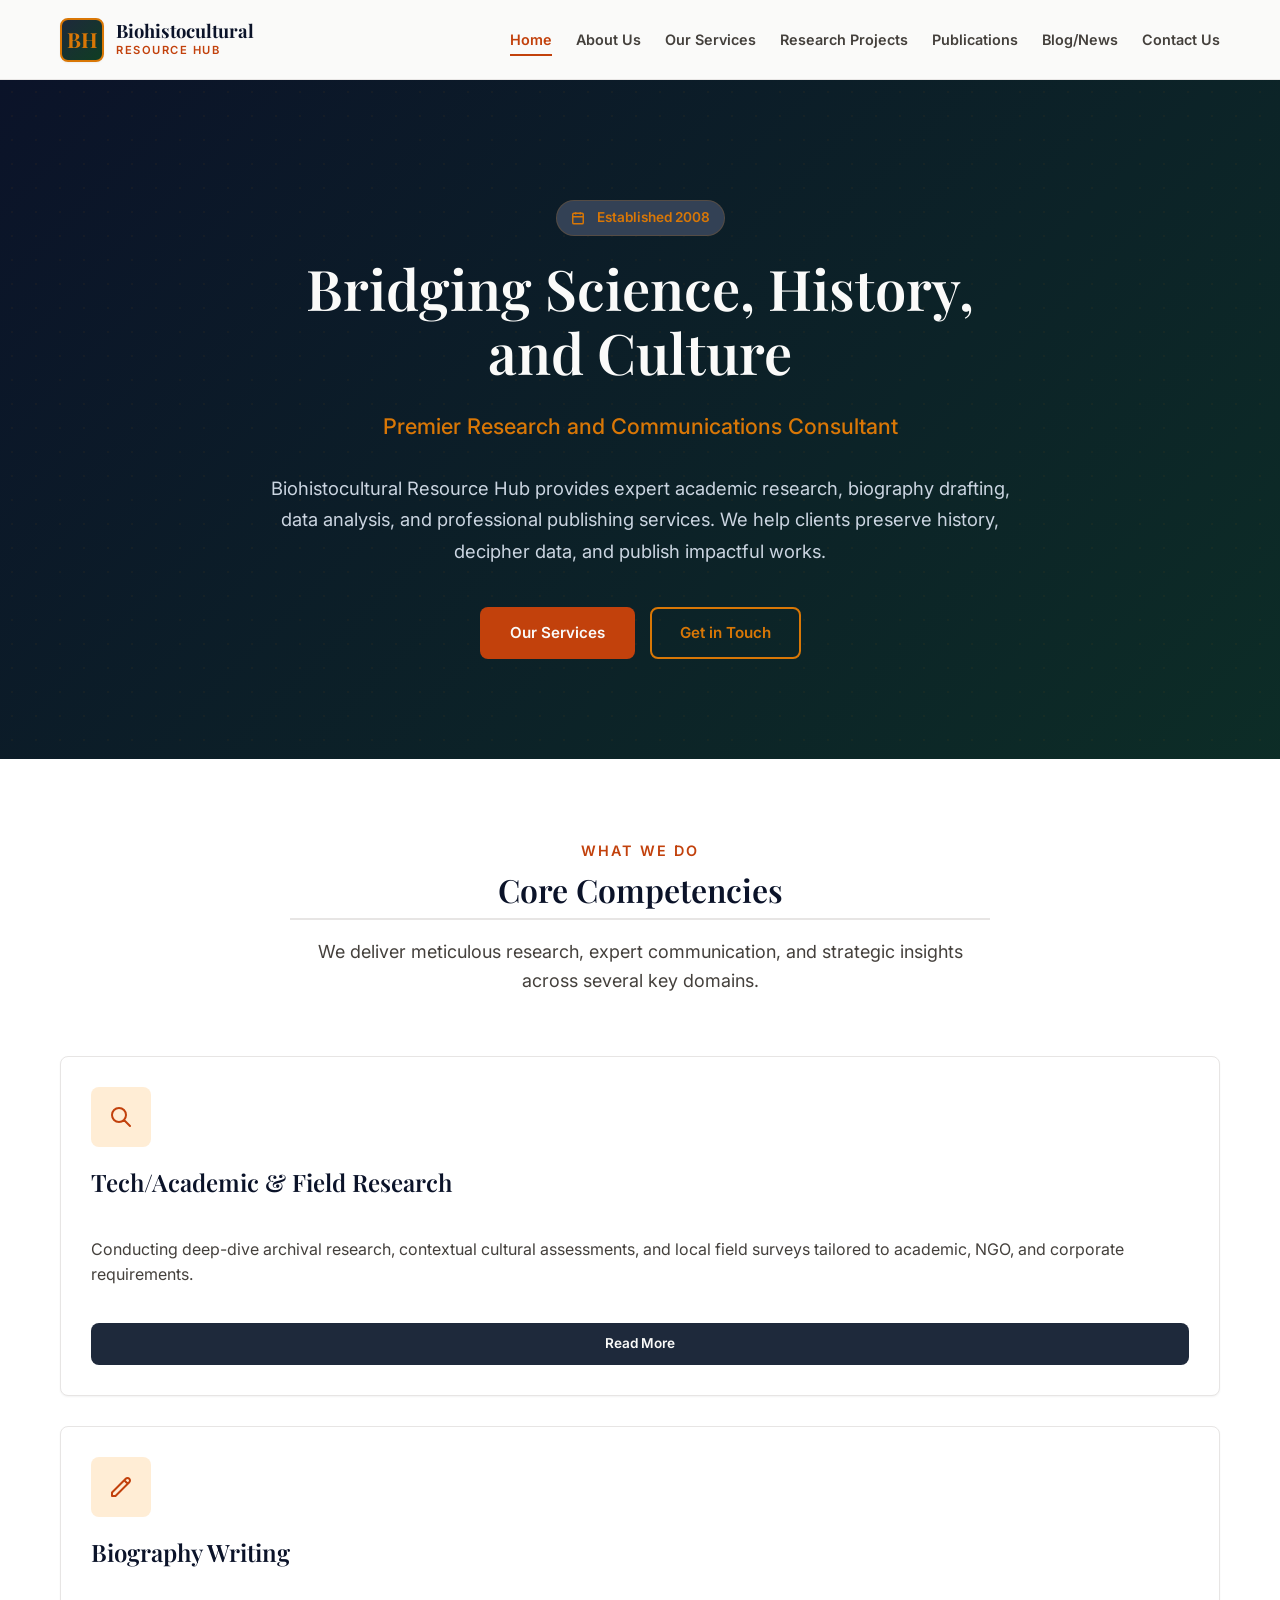
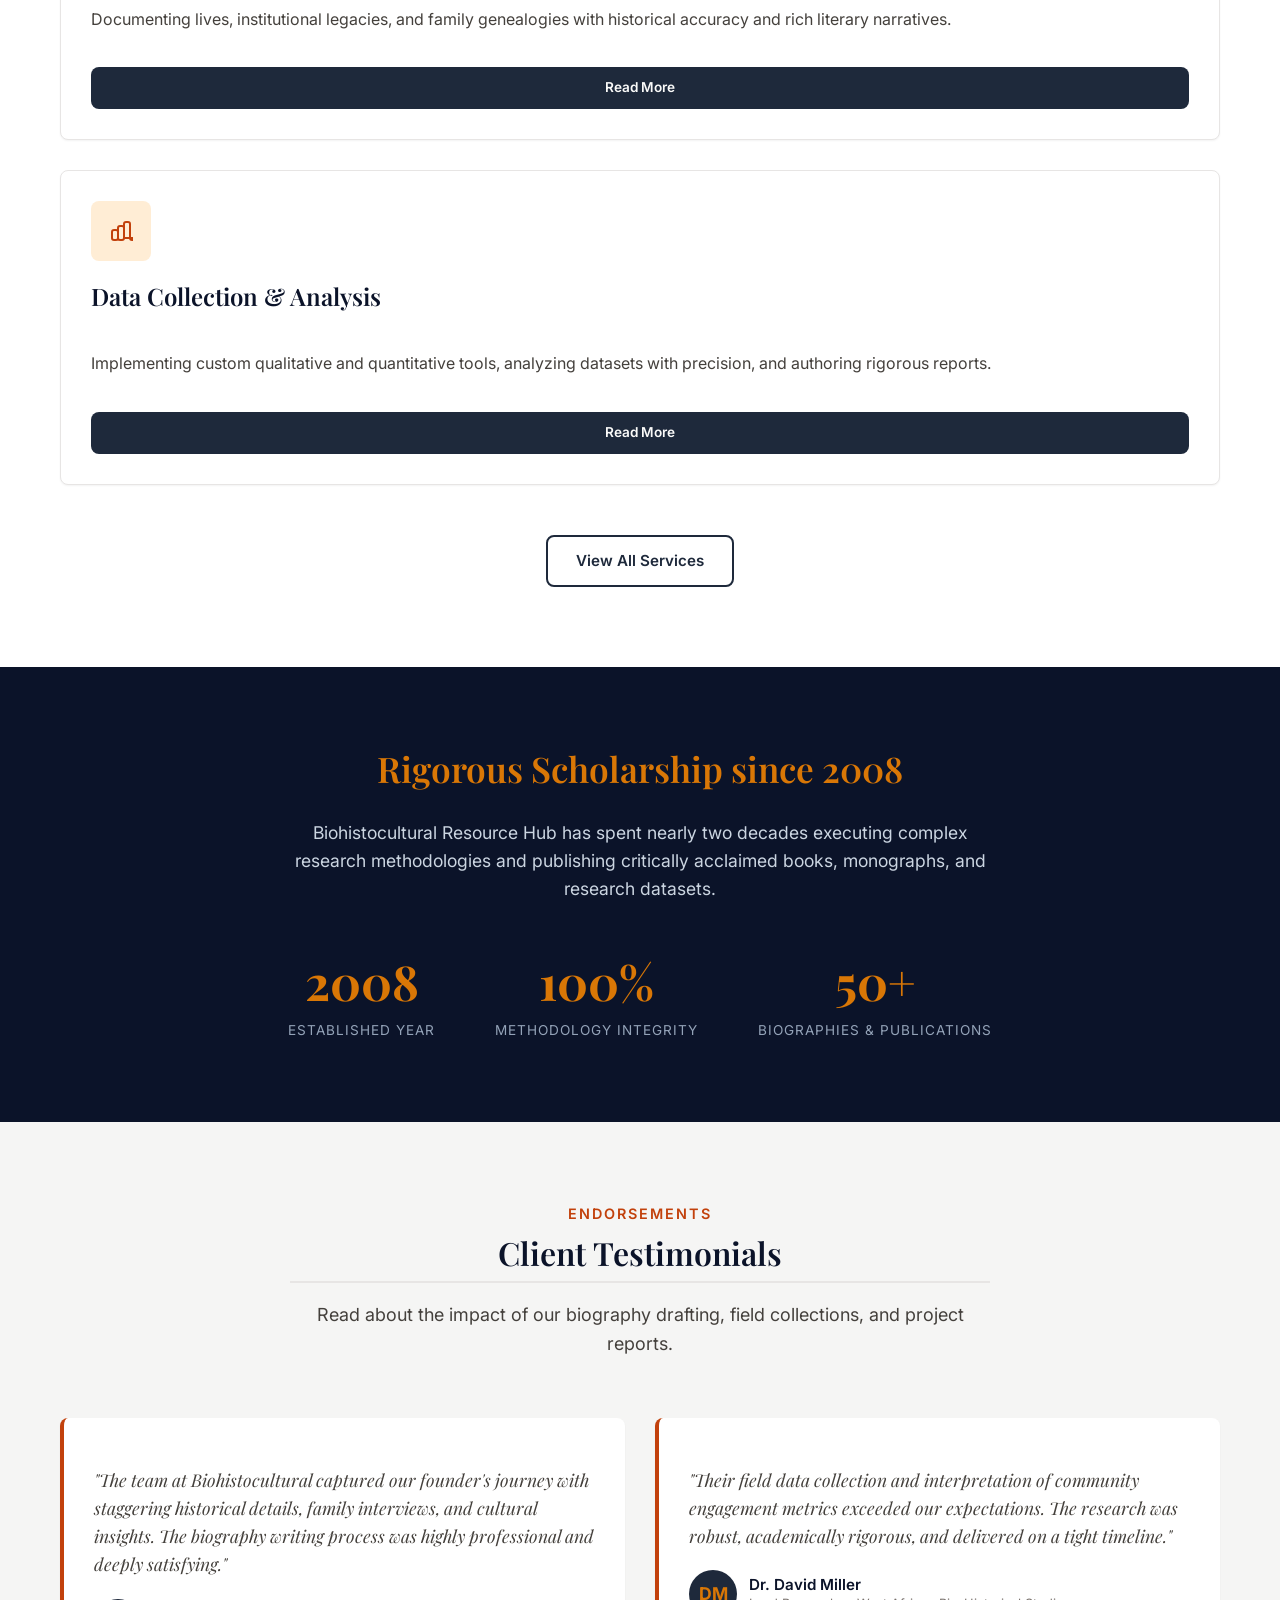
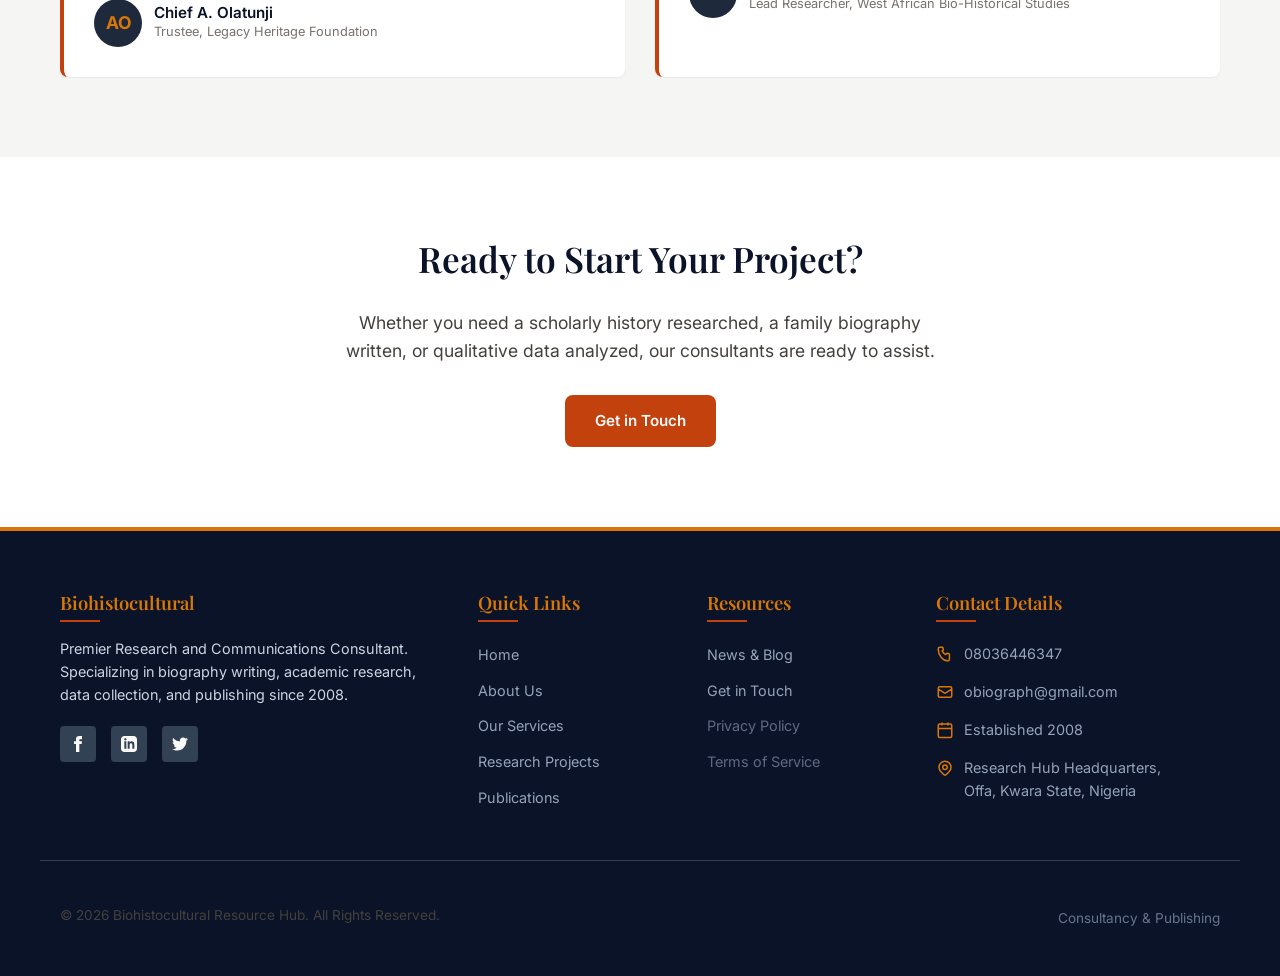
<file: index.html>
<!DOCTYPE html>
<html lang="en">
<head>
  <meta charset="UTF-8">
  <meta name="viewport" content="width=device-width, initial-scale=1.0">
  <title>Biohistocultural Resource Hub — Premier Research & Communications Consultant</title>
  
  <!-- SEO Meta Tags -->
  <meta name="description" content="Established in 2008, Biohistocultural Resource Hub provides elite research, biography writing, data analysis, publishing, and academic consultancy services. Discover our scholarly work.">
  <meta name="keywords" content="Biohistocultural, research consultant, biography writing, data analysis, publishing, Kwara research consultancy, biography writer Nigeria">
  
  <!-- Open Graph Social Media Cards -->
  <meta property="og:title" content="Biohistocultural Resource Hub — Premier Research & Communications">
  <meta property="og:description" content="Rigorous research, biography writing, and data consultancy services. Established in 2008.">
  <meta property="og:type" content="website">
  
  <!-- CSS Stylesheets -->
  <link rel="stylesheet" href="styles/variables.css">
  <link rel="stylesheet" href="styles/main.css">
  <link rel="stylesheet" href="styles/components.css">
  <link rel="stylesheet" href="styles/pages.css">
</head>
<body>

  <!-- Reusable Header Component Container -->
  <div id="header-root"></div>

  <main>
    <!-- Hero Section -->
    <section class="hero-section">
      <div class="container hero-content">
        <div class="trust-badge trust-badge-dark animate-fade">
          <svg width="14" height="14" fill="none" stroke="currentColor" stroke-width="2.5" viewBox="0 0 24 24" style="margin-right: 4px; display: inline-block; vertical-align: middle;"><rect width="18" height="18" x="3" y="4" rx="2" ry="2"/><path d="M16 2v4M8 2v4M3 10h18"/></svg>
          Established 2008
        </div>
        <h1 class="hero-title animate-up stagger-1">Bridging Science, History, and Culture</h1>
        <p class="hero-tagline animate-up stagger-2">Premier Research and Communications Consultant</p>
        <p class="hero-intro animate-up stagger-3">
          Biohistocultural Resource Hub provides expert academic research, biography drafting, data analysis, and professional publishing services. We help clients preserve history, decipher data, and publish impactful works.
        </p>
        <div class="btn-group justify-content-center animate-up stagger-4" style="justify-content: center;">
          <a href="services.html" class="btn btn-accent">Our Services</a>
          <a href="contact.html" class="btn btn-secondary" style="border-color: var(--color-gold); color: var(--color-gold);">Get in Touch</a>
        </div>
      </div>
    </section>

    <!-- Services Snapshot Section -->
    <section class="bg-paper">
      <div class="container">
        <div class="section-title-wrap animate-fade">
          <span class="section-subtitle">What We Do</span>
          <h2 class="section-title">Core Competencies</h2>
          <p class="section-desc">We deliver meticulous research, expert communication, and strategic insights across several key domains.</p>
        </div>

        <div class="card-grid">
          <!-- Card 1: Research -->
          <div class="card animate-up stagger-1">
            <div class="card-icon">
              <!-- Microscope Icon -->
              <svg width="24" height="24" fill="none" stroke="currentColor" stroke-width="2" viewBox="0 0 24 24"><path stroke-linecap="round" stroke-linejoin="round" d="M21 21l-6-6m2-5a7 7 0 11-14 0 7 7 0 0114 0z"/></svg>
            </div>
            <h3>Tech/Academic & Field Research</h3>
            <p style="flex-grow: 1;">Conducting deep-dive archival research, contextual cultural assessments, and local field surveys tailored to academic, NGO, and corporate requirements.</p>
            <a href="services.html" class="btn btn-primary btn-sm" style="margin-top: 15px;">Read More</a>
          </div>

          <!-- Card 2: Biography Writing -->
          <div class="card animate-up stagger-2">
            <div class="card-icon">
              <!-- Feather Pen Icon -->
              <svg width="24" height="24" fill="none" stroke="currentColor" stroke-width="2" viewBox="0 0 24 24"><path stroke-linecap="round" stroke-linejoin="round" d="M15.232 5.232l3.536 3.536m-2.036-5.036a2.5 2.5 0 113.536 3.536L6.5 21.036H3v-3.572L16.732 3.732z"/></svg>
            </div>
            <h3>Biography Writing</h3>
            <p style="flex-grow: 1;">Documenting lives, institutional legacies, and family genealogies with historical accuracy and rich literary narratives.</p>
            <a href="services.html" class="btn btn-primary btn-sm" style="margin-top: 15px;">Read More</a>
          </div>

          <!-- Card 3: Data Collection & Analysis -->
          <div class="card animate-up stagger-3">
            <div class="card-icon">
              <!-- Database/Chart Icon -->
              <svg width="24" height="24" fill="none" stroke="currentColor" stroke-width="2" viewBox="0 0 24 24"><path stroke-linecap="round" stroke-linejoin="round" d="M9 19v-6a2 2 0 00-2-2H5a2 2 0 00-2 2v6a2 2 0 002 2h2a2 2 0 002-2zm0 0V9a2 2 0 012-2h2a2 2 0 012 2v10m-6 0a2 2 0 002 2h2a2 2 0 002-2m0 0V5a2 2 0 012-2h2a2 2 0 012 2v14a2 2 0 002 2h2a2 2 0 002-2z"/></svg>
            </div>
            <h3>Data Collection & Analysis</h3>
            <p style="flex-grow: 1;">Implementing custom qualitative and quantitative tools, analyzing datasets with precision, and authoring rigorous reports.</p>
            <a href="services.html" class="btn btn-primary btn-sm" style="margin-top: 15px;">Read More</a>
          </div>
        </div>
        
        <div class="text-center" style="margin-top: 50px;">
          <a href="services.html" class="btn btn-secondary">View All Services</a>
        </div>
      </div>
    </section>

    <!-- Trust Stats Banner Section -->
    <section class="bg-dark text-center animate-fade">
      <div class="container">
        <h2 style="border-bottom: none; font-size: 2.2rem; color: var(--color-gold); margin-bottom: 20px;">Rigorous Scholarship since 2008</h2>
        <p style="max-width: 700px; margin: 0 auto 40px; color: #cbd5e1; font-size: 1.1rem;">
          Biohistocultural Resource Hub has spent nearly two decades executing complex research methodologies and publishing critically acclaimed books, monographs, and research datasets.
        </p>
        <div style="display: flex; justify-content: center; gap: 60px; flex-wrap: wrap;">
          <div>
            <div style="font-size: 3rem; font-weight: 700; color: var(--color-gold); font-family: var(--font-serif);">2008</div>
            <div style="font-size: 0.85rem; text-transform: uppercase; letter-spacing: 1px; color: #94a3b8;">Established Year</div>
          </div>
          <div>
            <div style="font-size: 3rem; font-weight: 700; color: var(--color-gold); font-family: var(--font-serif);">100%</div>
            <div style="font-size: 0.85rem; text-transform: uppercase; letter-spacing: 1px; color: #94a3b8;">Methodology Integrity</div>
          </div>
          <div>
            <div style="font-size: 3rem; font-weight: 700; color: var(--color-gold); font-family: var(--font-serif);">50+</div>
            <div style="font-size: 0.85rem; text-transform: uppercase; letter-spacing: 1px; color: #94a3b8;">Biographies & Publications</div>
          </div>
        </div>
      </div>
    </section>

    <!-- Testimonials Section -->
    <section class="testimonial-section">
      <div class="container">
        <div class="section-title-wrap animate-fade">
          <span class="section-subtitle">Endorsements</span>
          <h2 class="section-title">Client Testimonials</h2>
          <p class="section-desc">Read about the impact of our biography drafting, field collections, and project reports.</p>
        </div>

        <div class="testimonial-grid">
          <!-- Testimonial 1 -->
          <div class="testimonial-card animate-left">
            <p class="testimonial-quote">
              "The team at Biohistocultural captured our founder's journey with staggering historical details, family interviews, and cultural insights. The biography writing process was highly professional and deeply satisfying."
            </p>
            <div class="testimonial-author">
              <div class="author-avatar">AO</div>
              <div class="author-info">
                <h5>Chief A. Olatunji</h5>
                <p>Trustee, Legacy Heritage Foundation</p>
              </div>
            </div>
          </div>

          <!-- Testimonial 2 -->
          <div class="testimonial-card animate-right">
            <p class="testimonial-quote">
              "Their field data collection and interpretation of community engagement metrics exceeded our expectations. The research was robust, academically rigorous, and delivered on a tight timeline."
            </p>
            <div class="testimonial-author">
              <div class="author-avatar">DM</div>
              <div class="author-info">
                <h5>Dr. David Miller</h5>
                <p>Lead Researcher, West African Bio-Historical Studies</p>
              </div>
            </div>
          </div>
        </div>
      </div>
    </section>

    <!-- CTA Section -->
    <section class="bg-paper text-center">
      <div class="container animate-up">
        <h2 style="border-bottom: none; font-size: 2.2rem; margin-bottom: 20px;">Ready to Start Your Project?</h2>
        <p style="max-width: 600px; margin: 0 auto 30px; font-size: 1.1rem;">
          Whether you need a scholarly history researched, a family biography written, or qualitative data analyzed, our consultants are ready to assist.
        </p>
        <a href="contact.html" class="btn btn-accent">Get in Touch</a>
      </div>
    </section>
  </main>

  <!-- Reusable Footer Component Container -->
  <div id="footer-root"></div>

  <!-- JavaScript Modules and Scripts -->
  <script src="components/header.js"></script>
  <script src="components/footer.js"></script>
  <script src="js/main.js"></script>
</body>
</html>
</file>
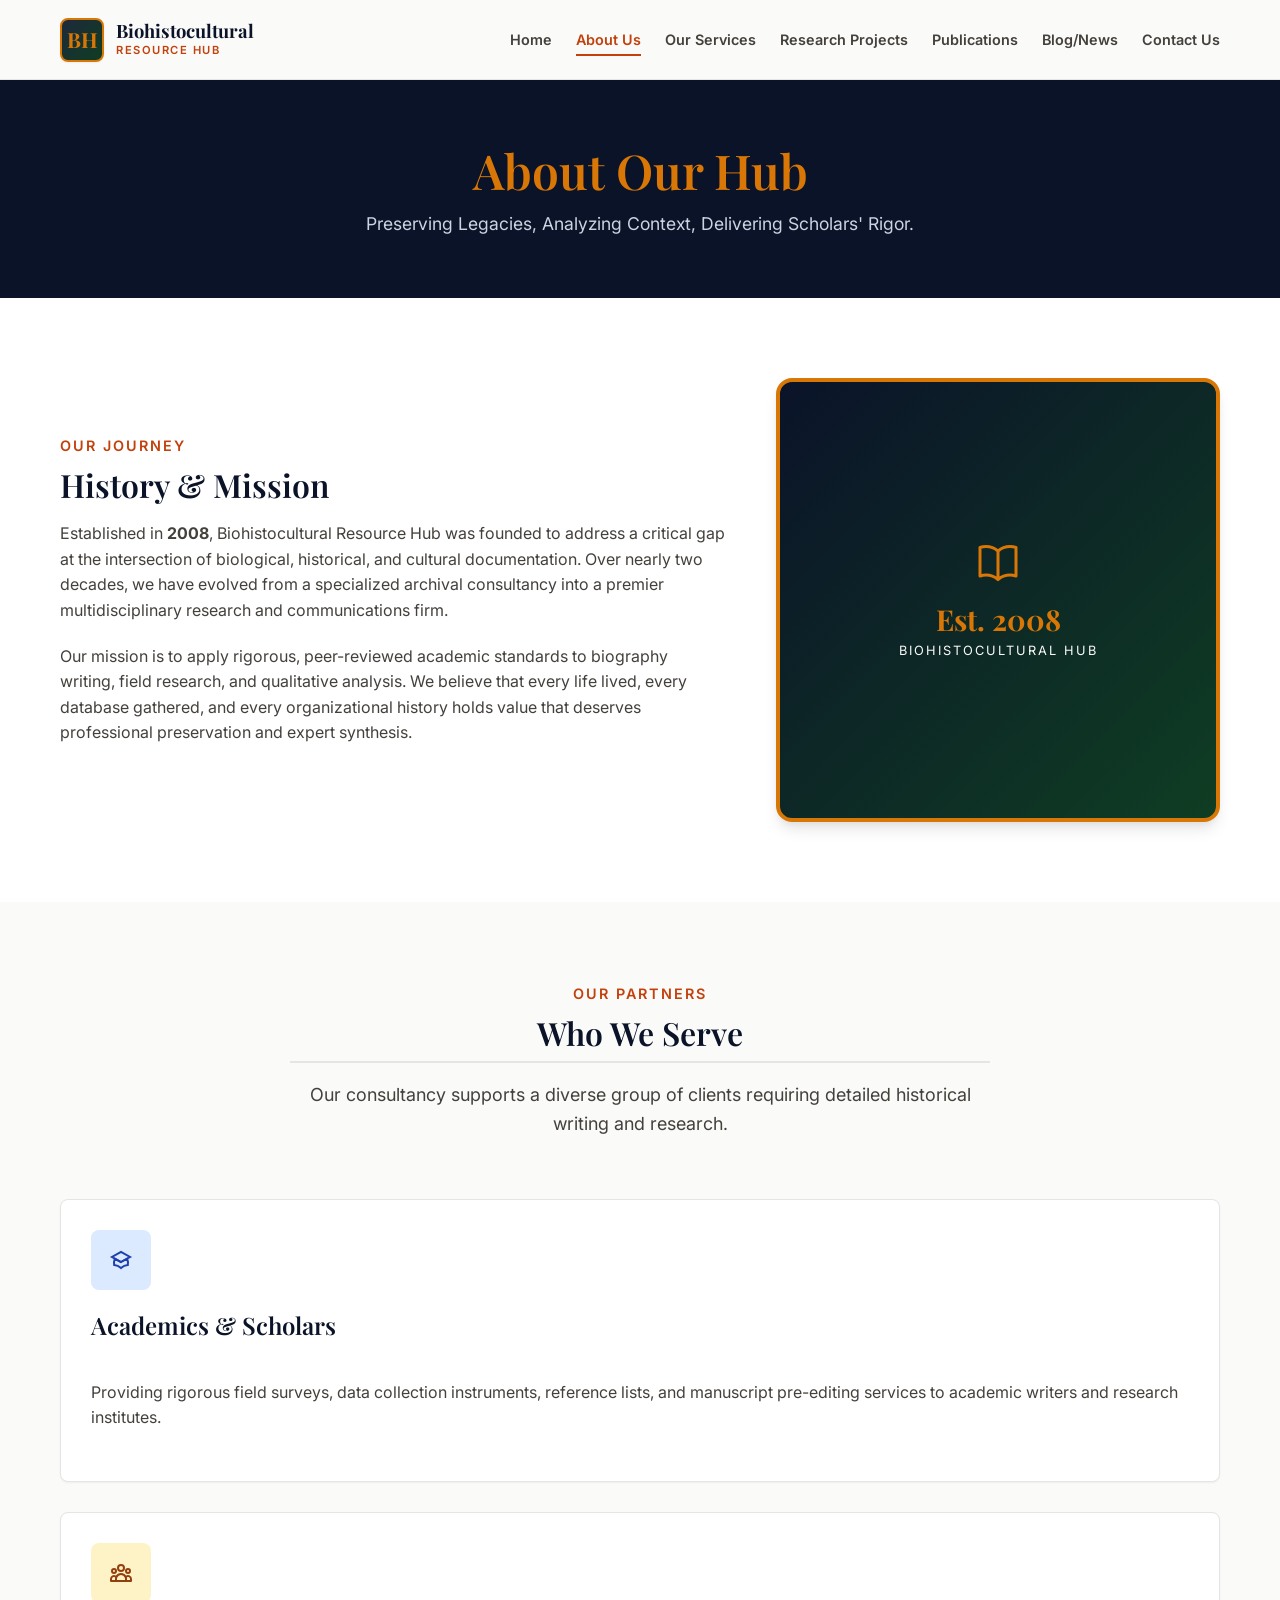
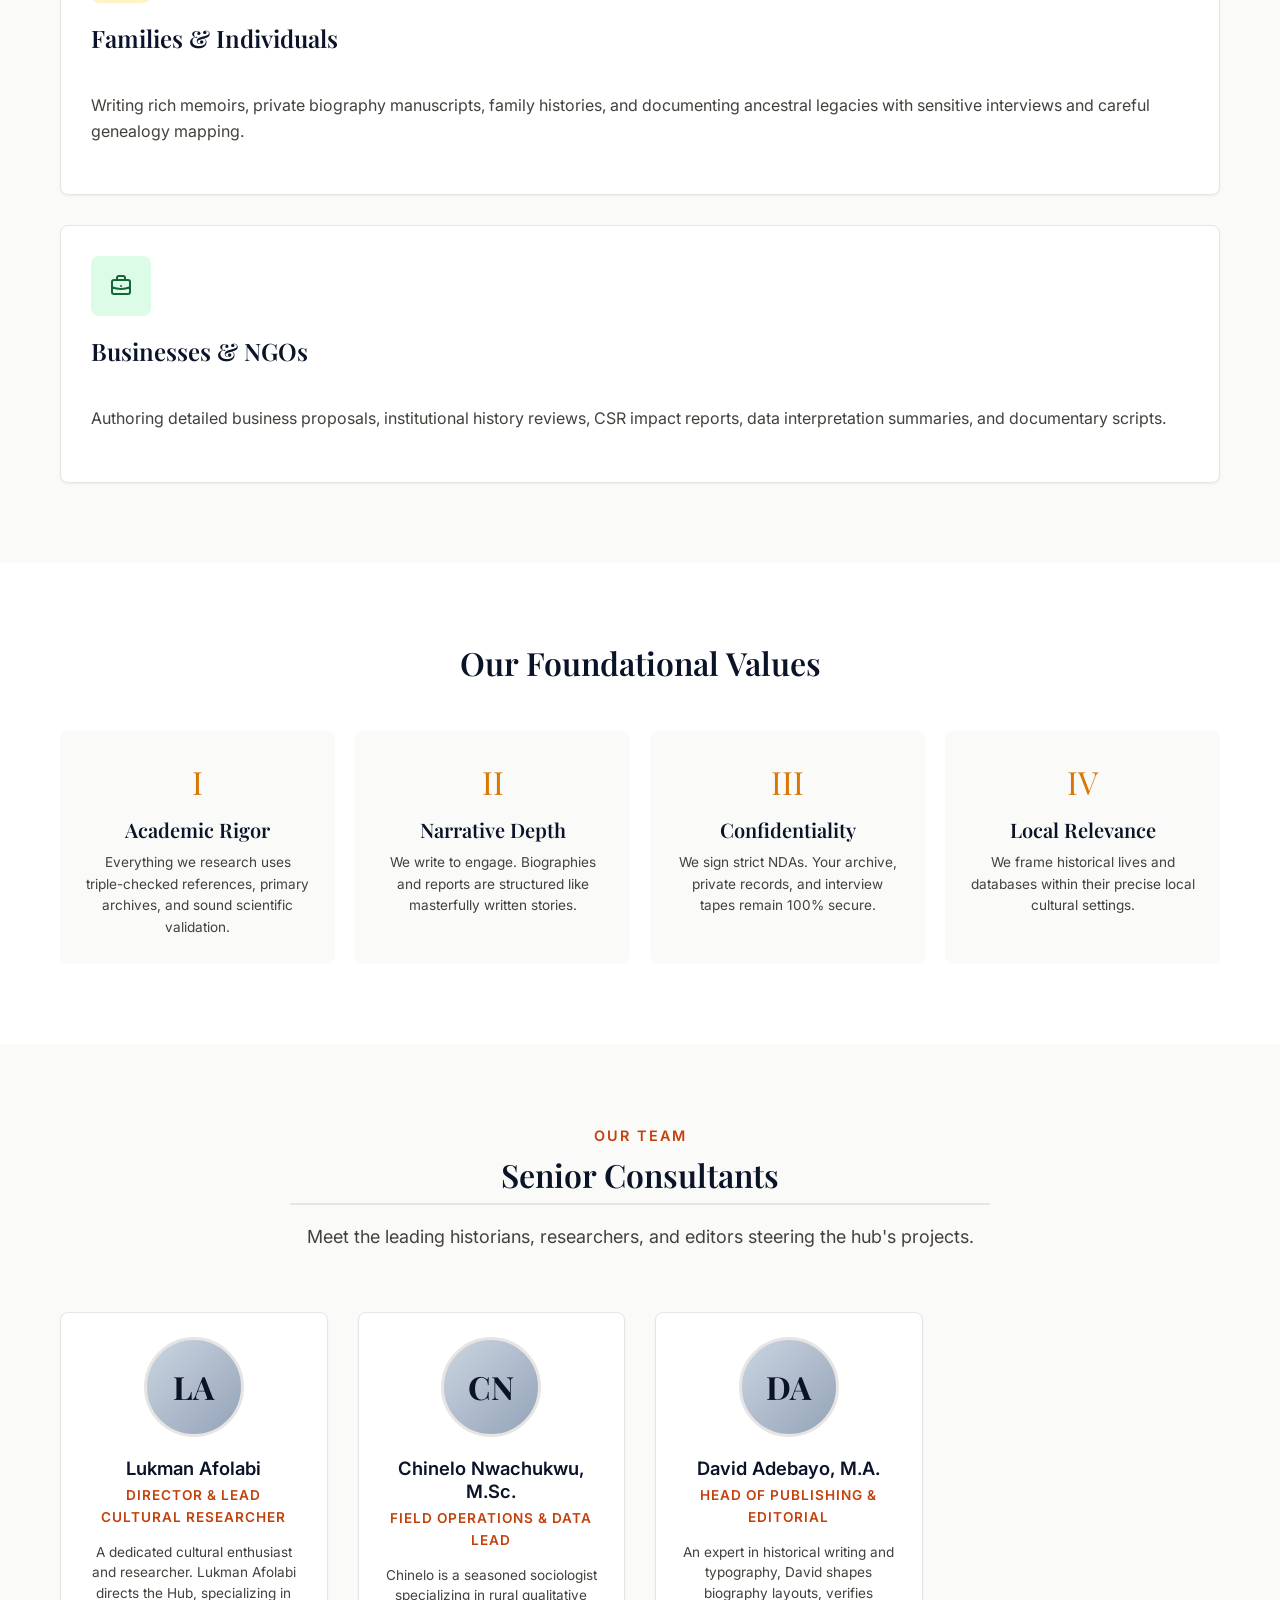
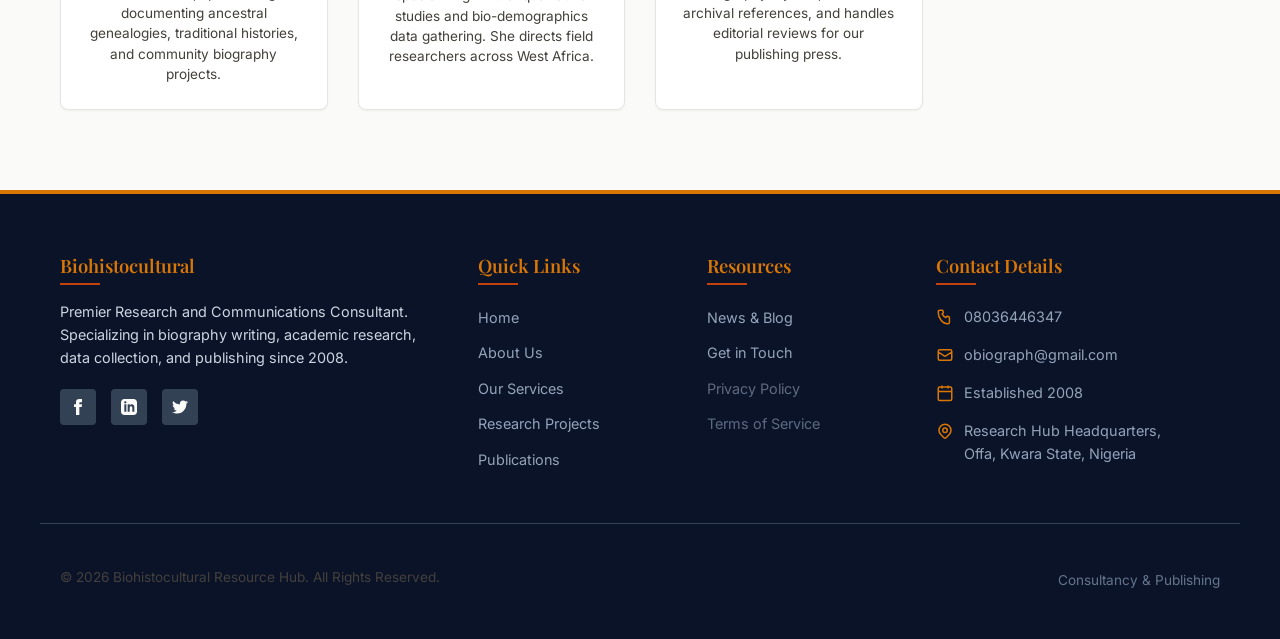
<file: about.html>
<!DOCTYPE html>
<html lang="en">
<head>
  <meta charset="UTF-8">
  <meta name="viewport" content="width=device-width, initial-scale=1.0">
  <title>About Us — Biohistocultural Resource Hub</title>
  <meta name="description" content="Learn about Biohistocultural Resource Hub, founded in 2008. Explore our academic values, who we serve, and meet our senior research team.">
  <link rel="stylesheet" href="styles/variables.css">
  <link rel="stylesheet" href="styles/main.css">
  <link rel="stylesheet" href="styles/components.css">
  <link rel="stylesheet" href="styles/pages.css">
</head>
<body>

  <!-- Reusable Header Component Container -->
  <div id="header-root"></div>

  <main>
    <!-- Page Title Header -->
    <section class="bg-dark text-center" style="padding: 60px 0;">
      <div class="container animate-fade">
        <h1 style="color: var(--color-gold); margin: 0; font-size: 3rem;">About Our Hub</h1>
        <p style="color: #cbd5e1; margin-top: 10px; margin-bottom: 0; font-size: 1.1rem;">Preserving Legacies, Analyzing Context, Delivering Scholars' Rigor.</p>
      </div>
    </section>

    <!-- History & Mission -->
    <section class="bg-paper">
      <div class="container">
        <div class="about-history-grid">
          <div class="animate-left">
            <span class="section-subtitle">Our Journey</span>
            <h2 class="section-title" style="border-bottom: none; padding-bottom: 0;">History & Mission</h2>
            <p>
              Established in <strong>2008</strong>, Biohistocultural Resource Hub was founded to address a critical gap at the intersection of biological, historical, and cultural documentation. Over nearly two decades, we have evolved from a specialized archival consultancy into a premier multidisciplinary research and communications firm.
            </p>
            <p>
              Our mission is to apply rigorous, peer-reviewed academic standards to biography writing, field research, and qualitative analysis. We believe that every life lived, every database gathered, and every organizational history holds value that deserves professional preservation and expert synthesis.
            </p>
          </div>
          <div class="animate-right">
            <div class="about-crest-placeholder">
              <svg width="48" height="48" fill="none" stroke="currentColor" stroke-width="1.5" viewBox="0 0 24 24"><path stroke-linecap="round" stroke-linejoin="round" d="M12 6.042A8.967 8.967 0 006 3.75c-1.052 0-2.062.18-3 .512v14.25A8.987 8.987 0 016 18c2.305 0 4.408.867 6 2.292m0-14.25a8.966 8.966 0 016-2.292c1.052 0 2.062.18 3 .512v14.25A8.987 8.987 0 0018 18a8.967 8.967 0 00-6 2.292m0-14.25v14.25"/></svg>
              <div class="crest-text">Est. 2008</div>
              <div class="crest-subtext">Biohistocultural Hub</div>
            </div>
          </div>
        </div>
      </div>
    </section>

    <!-- Who We Serve -->
    <section>
      <div class="container">
        <div class="section-title-wrap text-center animate-fade">
          <span class="section-subtitle">Our Partners</span>
          <h2 class="section-title">Who We Serve</h2>
          <p class="section-desc">Our consultancy supports a diverse group of clients requiring detailed historical writing and research.</p>
        </div>

        <div class="card-grid">
          <!-- Scholars & Academics -->
          <div class="card animate-up stagger-1">
            <div class="card-icon" style="background-color: #dbeafe; color: #1e40af;">
              <svg width="24" height="24" fill="none" stroke="currentColor" stroke-width="2" viewBox="0 0 24 24"><path d="M12 14l9-5-9-5-9 5 9 5z"/><path d="M12 14l6.16-3.422a12.083 12.083 0 01.665 6.479A11.952 11.952 0 0012 20.055a11.952 11.952 0 00-6.824-2.998 12.078 12.078 0 01.665-6.479L12 14z"/></svg>
            </div>
            <h3>Academics & Scholars</h3>
            <p>Providing rigorous field surveys, data collection instruments, reference lists, and manuscript pre-editing services to academic writers and research institutes.</p>
          </div>

          <!-- Families & Individuals -->
          <div class="card animate-up stagger-2">
            <div class="card-icon" style="background-color: #fef3c7; color: #92400e;">
              <svg width="24" height="24" fill="none" stroke="currentColor" stroke-width="2" viewBox="0 0 24 24"><path stroke-linecap="round" stroke-linejoin="round" d="M17 20h5v-2a3 3 0 00-5.356-1.857M17 20H7m10 0v-2c0-.656-.126-1.283-.356-1.857M7 20H2v-2a3 3 0 015.356-1.857M7 20v-2c0-.656.126-1.283.356-1.857m0 0a5.002 5.002 0 019.288 0M15 7a3 3 0 11-6 0 3 3 0 016 0zm6 3a2 2 0 11-4 0 2 2 0 014 0zM7 10a2 2 0 11-4 0 2 2 0 014 0z"/></svg>
            </div>
            <h3>Families & Individuals</h3>
            <p>Writing rich memoirs, private biography manuscripts, family histories, and documenting ancestral legacies with sensitive interviews and careful genealogy mapping.</p>
          </div>

          <!-- Businesses & NGOs -->
          <div class="card animate-up stagger-3">
            <div class="card-icon" style="background-color: #dcfce7; color: #166534;">
              <svg width="24" height="24" fill="none" stroke="currentColor" stroke-width="2" viewBox="0 0 24 24"><path stroke-linecap="round" stroke-linejoin="round" d="M21 13.255A23.931 23.931 0 0112 15c-3.183 0-6.22-.62-9-1.745M16 6V4a2 2 0 00-2-2h-4a2 2 0 00-2 2v2m4 6h.01M5 20h14a2 2 0 002-2V8a2 2 0 00-2-2H5a2 2 0 00-2 2v10a2 2 0 002 2z"/></svg>
            </div>
            <h3>Businesses & NGOs</h3>
            <p>Authoring detailed business proposals, institutional history reviews, CSR impact reports, data interpretation summaries, and documentary scripts.</p>
          </div>
        </div>
      </div>
    </section>

    <!-- Our Values / Approach -->
    <section class="bg-paper">
      <div class="container animate-fade">
        <h2 class="text-center" style="margin-bottom: 40px; border-bottom: none;">Our Foundational Values</h2>
        <div style="display: grid; grid-template-columns: repeat(4, 1fr); gap: 20px; text-align: center;">
          <div class="animate-up stagger-1" style="background-color: var(--color-bg-base); padding: 25px; border-radius: var(--radius-md);">
            <div style="font-size: 2rem; color: var(--color-gold); font-family: var(--font-serif); margin-bottom: 10px;">I</div>
            <h4 style="margin-bottom: 10px;">Academic Rigor</h4>
            <p style="font-size: 0.85rem; margin: 0;">Everything we research uses triple-checked references, primary archives, and sound scientific validation.</p>
          </div>
          <div class="animate-up stagger-2" style="background-color: var(--color-bg-base); padding: 25px; border-radius: var(--radius-md);">
            <div style="font-size: 2rem; color: var(--color-gold); font-family: var(--font-serif); margin-bottom: 10px;">II</div>
            <h4 style="margin-bottom: 10px;">Narrative Depth</h4>
            <p style="font-size: 0.85rem; margin: 0;">We write to engage. Biographies and reports are structured like masterfully written stories.</p>
          </div>
          <div class="animate-up stagger-3" style="background-color: var(--color-bg-base); padding: 25px; border-radius: var(--radius-md);">
            <div style="font-size: 2rem; color: var(--color-gold); font-family: var(--font-serif); margin-bottom: 10px;">III</div>
            <h4 style="margin-bottom: 10px;">Confidentiality</h4>
            <p style="font-size: 0.85rem; margin: 0;">We sign strict NDAs. Your archive, private records, and interview tapes remain 100% secure.</p>
          </div>
          <div class="animate-up stagger-4" style="background-color: var(--color-bg-base); padding: 25px; border-radius: var(--radius-md);">
            <div style="font-size: 2rem; color: var(--color-gold); font-family: var(--font-serif); margin-bottom: 10px;">IV</div>
            <h4 style="margin-bottom: 10px;">Local Relevance</h4>
            <p style="font-size: 0.85rem; margin: 0;">We frame historical lives and databases within their precise local cultural settings.</p>
          </div>
        </div>
      </div>
    </section>

    <!-- Team Section -->
    <section>
      <div class="container">
        <div class="section-title-wrap text-center animate-fade">
          <span class="section-subtitle">Our Team</span>
          <h2 class="section-title">Senior Consultants</h2>
          <p class="section-desc">Meet the leading historians, researchers, and editors steering the hub's projects.</p>
        </div>

        <div class="team-grid">
          <!-- Team Member 1: Founder -->
          <div class="team-card animate-up stagger-1">
            <div class="team-avatar">LA</div>
            <h3 class="team-name">Lukman Afolabi</h3>
            <div class="team-role">Director & Lead Cultural Researcher</div>
            <p class="team-bio">
              A dedicated cultural enthusiast and researcher. Lukman Afolabi directs the Hub, specializing in documenting ancestral genealogies, traditional histories, and community biography projects.
            </p>
          </div>

          <!-- Team Member 2: Chinelo -->
          <div class="team-card animate-up stagger-2">
            <div class="team-avatar">CN</div>
            <h3 class="team-name">Chinelo Nwachukwu, M.Sc.</h3>
            <div class="team-role">Field Operations & Data Lead</div>
            <p class="team-bio">
              Chinelo is a seasoned sociologist specializing in rural qualitative studies and bio-demographics data gathering. She directs field researchers across West Africa.
            </p>
          </div>

          <!-- Team Member 3: David -->
          <div class="team-card animate-up stagger-3">
            <div class="team-avatar">DA</div>
            <h3 class="team-name">David Adebayo, M.A.</h3>
            <div class="team-role">Head of Publishing & Editorial</div>
            <p class="team-bio">
              An expert in historical writing and typography, David shapes biography layouts, verifies archival references, and handles editorial reviews for our publishing press.
            </p>
          </div>
        </div>
      </div>
    </section>
  </main>

  <!-- Reusable Footer Component Container -->
  <div id="footer-root"></div>

  <!-- Scripts -->
  <script src="components/header.js"></script>
  <script src="components/footer.js"></script>
  <script src="js/main.js"></script>
</body>
</html>
</file>
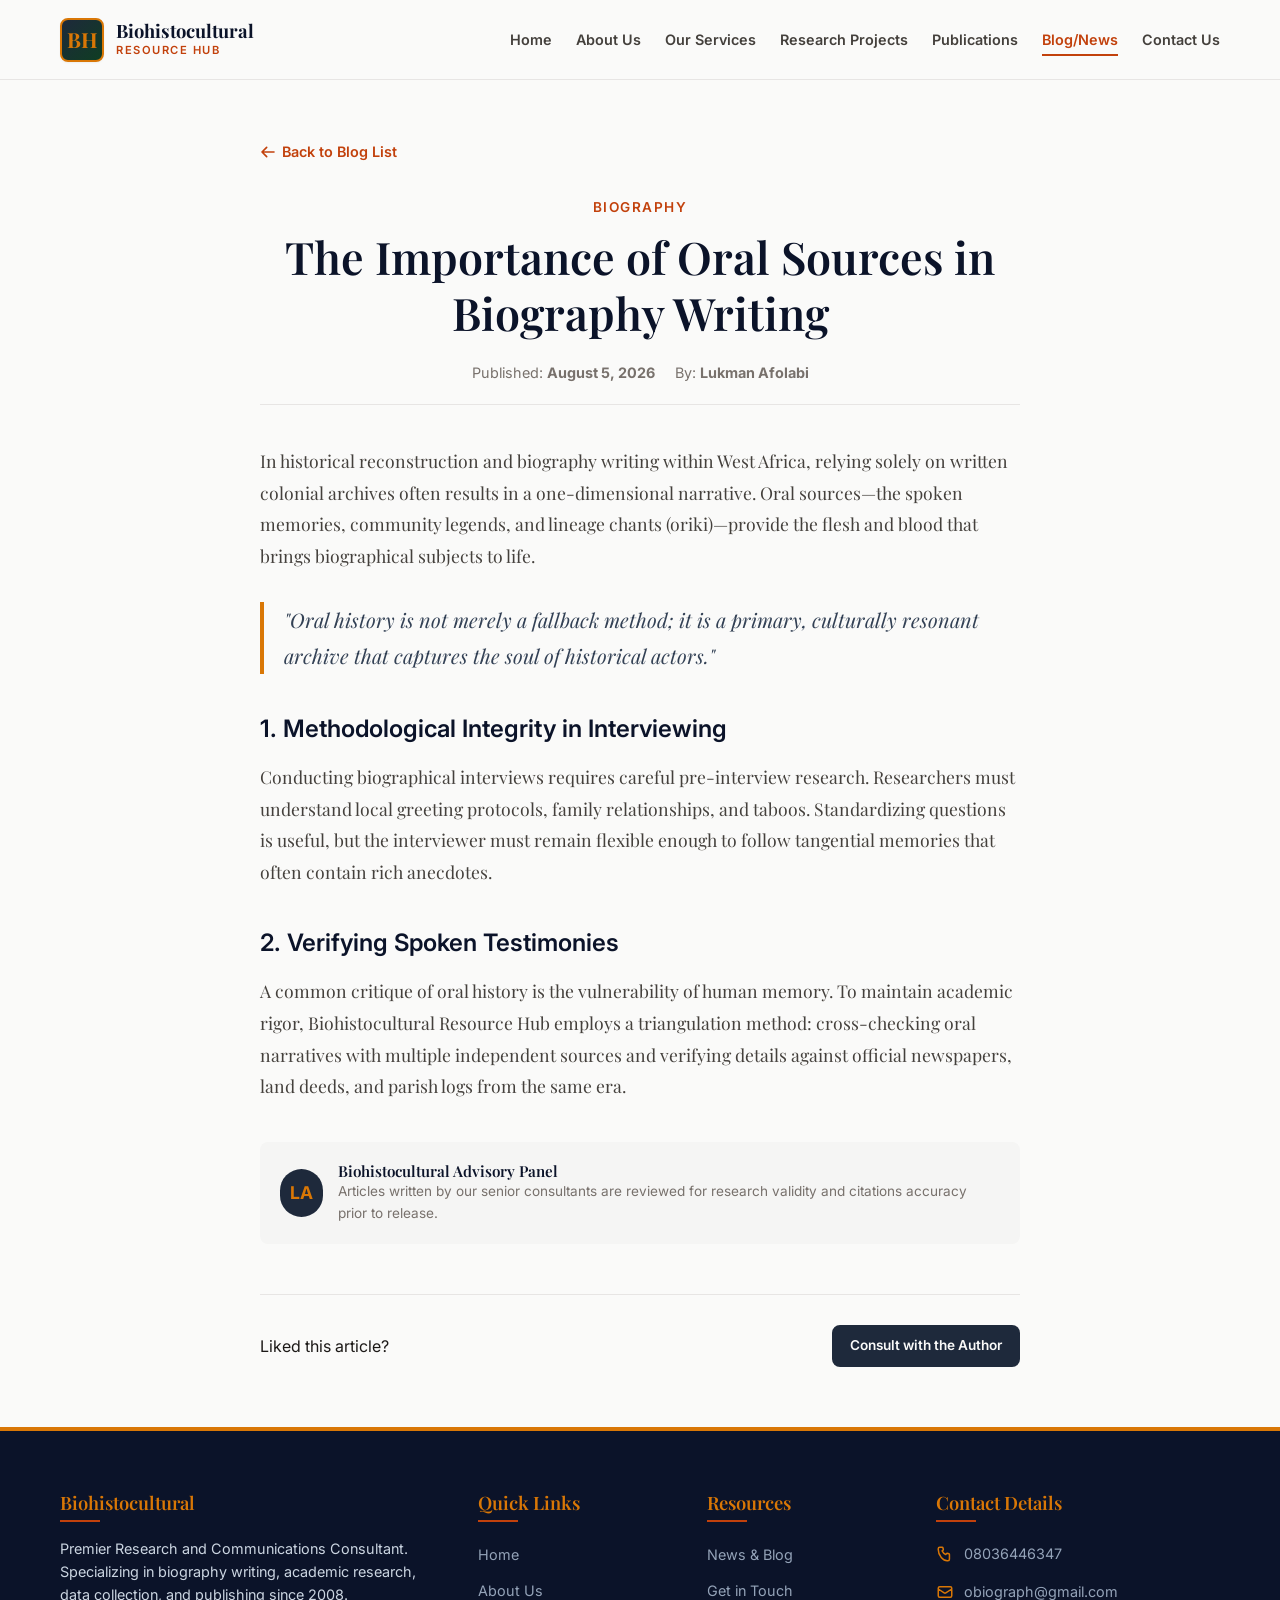
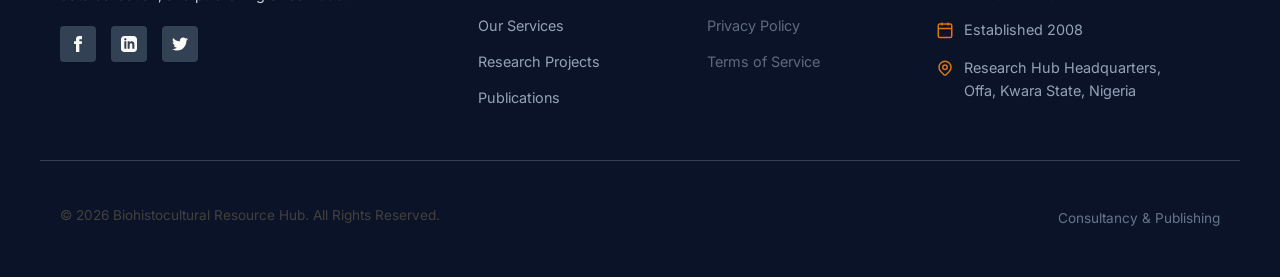
<file: blog-post.html>
<!DOCTYPE html>
<html lang="en">
<head>
  <meta charset="UTF-8">
  <meta name="viewport" content="width=device-width, initial-scale=1.0">
  <title>Blog Article — Biohistocultural Resource Hub</title>
  <meta name="description" content="Read full research articles and methodology guides published by Biohistocultural Resource Hub.">
  <link rel="stylesheet" href="styles/variables.css">
  <link rel="stylesheet" href="styles/main.css">
  <link rel="stylesheet" href="styles/components.css">
  <link rel="stylesheet" href="styles/pages.css">
</head>
<body>

  <!-- Reusable Header Component Container -->
  <div id="header-root"></div>

  <main class="bg-paper" style="min-height: 70vh;">
    <article class="blog-post-container">
      
      <!-- Back Link -->
      <div style="margin-bottom: 30px;">
        <a href="blog.html" style="display: inline-flex; align-items: center; gap: 6px; font-weight: 600; font-size: 0.9rem;">
          <svg width="16" height="16" fill="none" stroke="currentColor" stroke-width="2.5" viewBox="0 0 24 24"><path stroke-linecap="round" stroke-linejoin="round" d="M10 19l-7-7m0 0l7-7m-7 7h18"/></svg>
          Back to Blog List
        </a>
      </div>

      <!-- Post Header -->
      <header class="post-header">
        <span class="post-category" id="post-category">Biography</span>
        <h1 class="post-title" id="post-title">Loading Article...</h1>
        <div class="post-meta">
          <span>Published: <strong id="post-date">-</strong></span>
          <span>By: <strong id="post-author">-</strong></span>
        </div>
      </header>

      <!-- Post Content -->
      <div class="post-content" id="post-content">
        <p>Loading the requested article content...</p>
      </div>

      <!-- Author Box -->
      <div class="author-card">
        <div class="author-avatar" id="author-avatar">BH</div>
        <div>
          <h5 style="margin: 0; font-size: 0.95rem; font-weight: 600; color: var(--color-navy-dark);">Biohistocultural Advisory Panel</h5>
          <p style="margin: 0; font-size: 0.85rem; color: var(--color-text-muted);">
            Articles written by our senior consultants are reviewed for research validity and citations accuracy prior to release.
          </p>
        </div>
      </div>

      <!-- Footer CTA links -->
      <div class="post-footer">
        <span>Liked this article?</span>
        <a href="contact.html?subject=Inquiry%20regarding%20Blog%20Publications" class="btn btn-primary btn-sm">Consult with the Author</a>
      </div>

    </article>
  </main>

  <!-- Reusable Footer Component Container -->
  <div id="footer-root"></div>

  <!-- Dynamic Post Content Injection Logic -->
  <script>
    document.addEventListener('DOMContentLoaded', () => {
      // Articles database registry
      const posts = {
        'oral-history': {
          title: 'The Importance of Oral Sources in Biography Writing',
          date: 'August 5, 2026',
          category: 'Biography',
          author: 'Lukman Afolabi',
          content: `
            <p>In historical reconstruction and biography writing within West Africa, relying solely on written colonial archives often results in a one-dimensional narrative. Oral sources—the spoken memories, community legends, and lineage chants (oriki)—provide the flesh and blood that brings biographical subjects to life.</p>
            
            <blockquote>
              "Oral history is not merely a fallback method; it is a primary, culturally resonant archive that captures the soul of historical actors."
            </blockquote>

            <h3>1. Methodological Integrity in Interviewing</h3>
            <p>Conducting biographical interviews requires careful pre-interview research. Researchers must understand local greeting protocols, family relationships, and taboos. Standardizing questions is useful, but the interviewer must remain flexible enough to follow tangential memories that often contain rich anecdotes.</p>
            
            <h3>2. Verifying Spoken Testimonies</h3>
            <p>A common critique of oral history is the vulnerability of human memory. To maintain academic rigor, Biohistocultural Resource Hub employs a triangulation method: cross-checking oral narratives with multiple independent sources and verifying details against official newspapers, land deeds, and parish logs from the same era.</p>
          `
        },
        'qualitative-coding': {
          title: 'Deciphering Qualitative Data: Thematic Coding for Beginners',
          date: 'July 20, 2026',
          category: 'Data Methodology',
          author: 'Chinelo Nwachukwu, M.Sc.',
          content: `
            <p>Field research often generates hundreds of pages of raw interview transcripts and observation notes. For researchers, organizing this mountain of text can be overwhelming. Thematic coding is the key to unlocking meaningful narratives from unstructured data.</p>
            
            <blockquote>
              "Coding is not just sorting; it is a critical process of translation and interpretation that turns speech into scientific indicators."
            </blockquote>

            <h3>1. Initial Reading & Familiarization</h3>
            <p>Before writing down code categories, read through transcripts in their entirety without taking notes. Listen to the tone and note the recurrent feelings expressed by the participants. This first pass ensures that you capture the holistic context.</p>
            
            <h3>2. Creating Your First Codebook</h3>
            <p>Identify recurrent labels or topics. For example, if interviewing subjects about community health, statements regarding clinic locations might be coded as "Geography-Access," while discussions about cost could be labeled "Financial-Barrier." Keep definitions in a separate ledger to remain consistent.</p>
          `
        },
        'archival-research': {
          title: 'Archival Treasures: Navigating National Registries',
          date: 'June 14, 2026',
          category: 'Archives',
          author: 'David Adebayo, M.A.',
          content: `
            <p>Archival research is similar to detective work. In many West African registries, files are not always fully digitized or cataloged electronically. Navigating these treasure vaults requires patience, organization, and a clear tactical strategy.</p>
            
            <blockquote>
              "A successful archivist does not just seek files; they build relationships with institutional gates and master the classification indices."
            </blockquote>

            <h3>1. Planning Your Visit</h3>
            <p>Before traveling to national registries, check opening schedules, licensing fees, and photo permissions. Preparing a list of files to search saves critical hours when sorting through manual box indices.</p>
            
            <h3>2. Dealing with Fragile Materials</h3>
            <p>Many files from the mid-20th century are printed on low-grade paper. Take notes using pencils (as ink is banned in archival reading rooms to prevent spills) or secure permission to use flatbed scanner devices. Always photograph document headers containing reference numbers to ensure accurate citations.</p>
          `
        }
      };

      // Retrieve post ID from query string
      const urlParams = new URLSearchParams(window.location.search);
      let postId = urlParams.get('id');
      
      // Fallback default
      if (!postId || !posts[postId]) {
        postId = 'oral-history';
      }

      const activePost = posts[postId];
      
      // Update DOM
      document.title = activePost.title + " — Biohistocultural Resource Hub";
      document.getElementById('post-title').textContent = activePost.title;
      document.getElementById('post-date').textContent = activePost.date;
      document.getElementById('post-category').textContent = activePost.category;
      document.getElementById('post-author').textContent = activePost.author;
      document.getElementById('post-content').innerHTML = activePost.content;

      // Update initials in avatar
      const initials = activePost.author.split(' ').map(name => name.replace(/[.,\/#!$%\^&\*;:{}=\-_`~()]/g,"")).filter(name => name.length > 0).map(name => name[0]).join('').substring(0, 2).toUpperCase();
      document.getElementById('author-avatar').textContent = initials;
    });
  </script>

  <!-- Scripts -->
  <script src="components/header.js"></script>
  <script src="components/footer.js"></script>
  <script src="js/main.js"></script>
</body>
</html>
</file>
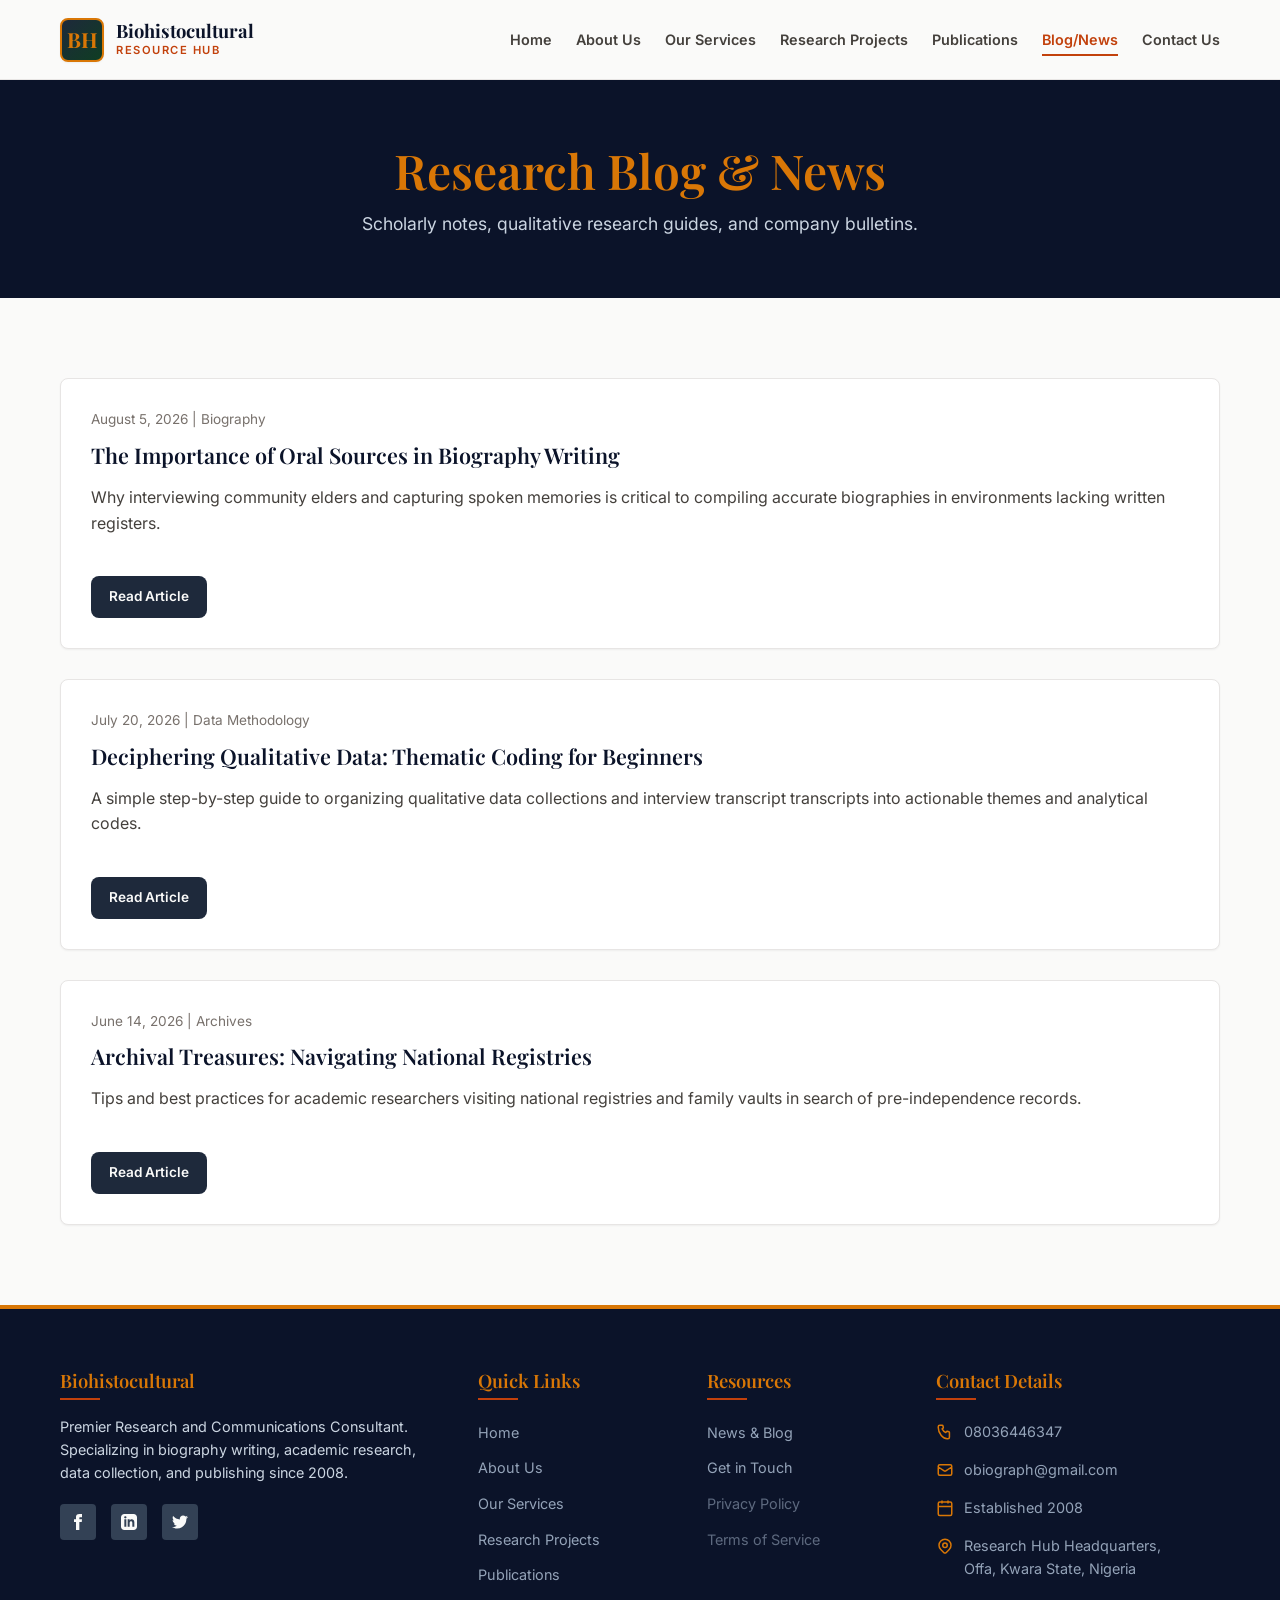
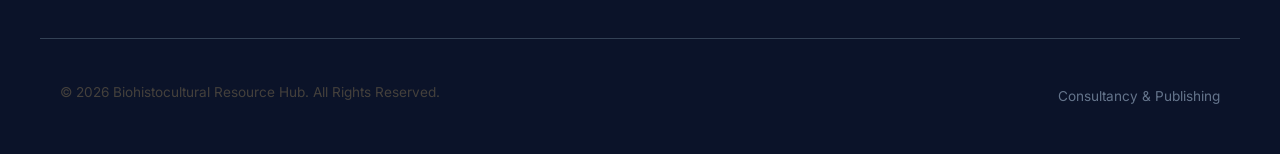
<file: blog.html>
<!DOCTYPE html>
<html lang="en">
<head>
  <meta charset="UTF-8">
  <meta name="viewport" content="width=device-width, initial-scale=1.0">
  <title>Blog & News — Biohistocultural Resource Hub</title>
  <meta name="description" content="Read recent articles on biography writing methodologies, oral history collections, qualitative coding tips, and archival research inside West Africa.">
  <link rel="stylesheet" href="styles/variables.css">
  <link rel="stylesheet" href="styles/main.css">
  <link rel="stylesheet" href="styles/components.css">
  <link rel="stylesheet" href="styles/pages.css">
</head>
<body>

  <!-- Reusable Header Component Container -->
  <div id="header-root"></div>

  <main>
    <!-- Page Header -->
    <section class="bg-dark text-center" style="padding: 60px 0;">
      <div class="container animate-fade">
        <h1 style="color: var(--color-gold); margin: 0; font-size: 3rem;">Research Blog & News</h1>
        <p style="color: #cbd5e1; margin-top: 10px; margin-bottom: 0; font-size: 1.1rem;">Scholarly notes, qualitative research guides, and company bulletins.</p>
      </div>
    </section>

    <!-- Blog Listing Grid -->
    <section>
      <div class="container">
        <div class="card-grid">
          
          <!-- Blog Card 1 -->
          <div class="card blog-card animate-up stagger-1">
            <div>
              <span class="blog-date">August 5, 2026 | Biography</span>
              <h3 class="blog-card-title">
                <a href="blog-post.html?id=oral-history">The Importance of Oral Sources in Biography Writing</a>
              </h3>
              <p>Why interviewing community elders and capturing spoken memories is critical to compiling accurate biographies in environments lacking written registers.</p>
            </div>
            <a href="blog-post.html?id=oral-history" class="btn btn-primary btn-sm" style="margin-top: 20px; align-self: flex-start;">Read Article</a>
          </div>

          <!-- Blog Card 2 -->
          <div class="card blog-card animate-up stagger-2">
            <div>
              <span class="blog-date">July 20, 2026 | Data Methodology</span>
              <h3 class="blog-card-title">
                <a href="blog-post.html?id=qualitative-coding">Deciphering Qualitative Data: Thematic Coding for Beginners</a>
              </h3>
              <p>A simple step-by-step guide to organizing qualitative data collections and interview transcript transcripts into actionable themes and analytical codes.</p>
            </div>
            <a href="blog-post.html?id=qualitative-coding" class="btn btn-primary btn-sm" style="margin-top: 20px; align-self: flex-start;">Read Article</a>
          </div>

          <!-- Blog Card 3 -->
          <div class="card blog-card animate-up stagger-3">
            <div>
              <span class="blog-date">June 14, 2026 | Archives</span>
              <h3 class="blog-card-title">
                <a href="blog-post.html?id=archival-research">Archival Treasures: Navigating National Registries</a>
              </h3>
              <p>Tips and best practices for academic researchers visiting national registries and family vaults in search of pre-independence records.</p>
            </div>
            <a href="blog-post.html?id=archival-research" class="btn btn-primary btn-sm" style="margin-top: 20px; align-self: flex-start;">Read Article</a>
          </div>

        </div>
      </div>
    </section>
  </main>

  <!-- Reusable Footer Component Container -->
  <div id="footer-root"></div>

  <!-- Scripts -->
  <script src="components/header.js"></script>
  <script src="components/footer.js"></script>
  <script src="js/main.js"></script>
</body>
</html>
</file>
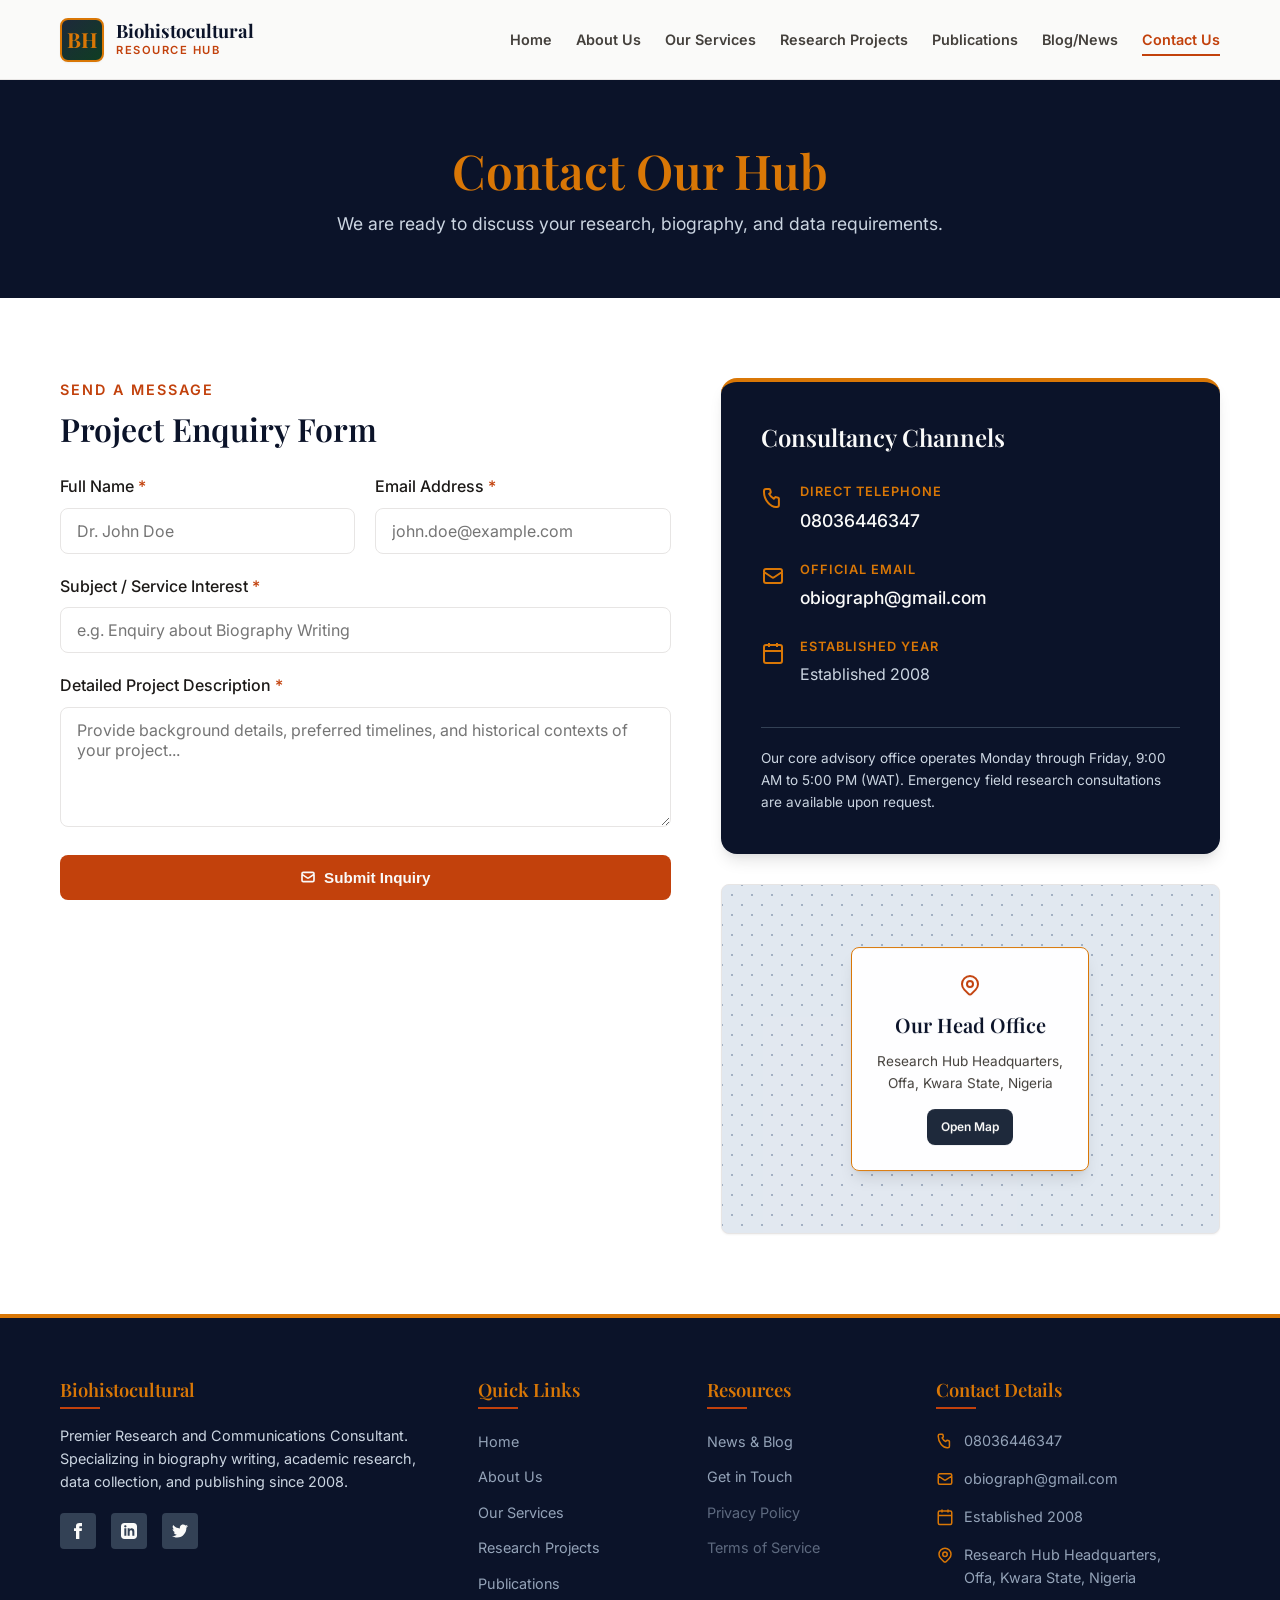
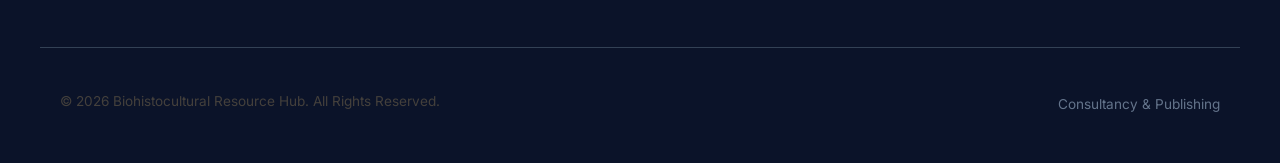
<file: contact.html>
<!DOCTYPE html>
<html lang="en">
<head>
  <meta charset="UTF-8">
  <meta name="viewport" content="width=device-width, initial-scale=1.0">
  <title>Contact Us — Biohistocultural Resource Hub</title>
  <meta name="description" content="Get in touch with Biohistocultural Resource Hub. Submit research inquiries, biography requests, and publishing proposals. Phone: 08036446347.">
  <link rel="stylesheet" href="styles/variables.css">
  <link rel="stylesheet" href="styles/main.css">
  <link rel="stylesheet" href="styles/components.css">
  <link rel="stylesheet" href="styles/pages.css">
</head>
<body>

  <!-- Reusable Header Component Container -->
  <div id="header-root"></div>

  <main>
    <!-- Page Header -->
    <section class="bg-dark text-center" style="padding: 60px 0;">
      <div class="container animate-fade">
        <h1 style="color: var(--color-gold); margin: 0; font-size: 3rem;">Contact Our Hub</h1>
        <p style="color: #cbd5e1; margin-top: 10px; margin-bottom: 0; font-size: 1.1rem;">We are ready to discuss your research, biography, and data requirements.</p>
      </div>
    </section>

    <!-- Contact section split -->
    <section class="bg-paper">
      <div class="container">
        <div class="contact-grid">
          
          <!-- Contact Form Panel -->
          <div class="animate-left">
            <span class="section-subtitle">Send a Message</span>
            <h2 class="section-title" style="border-bottom: none; padding-bottom: 0; margin-bottom: 25px;">Project Enquiry Form</h2>
            
            <!-- Success/Error Feedback Banner -->
            <div id="submit-status" class="submit-status-banner"></div>

            <form id="contact-form" novalidate>
              <div style="display: grid; grid-template-columns: 1fr 1fr; gap: 20px;">
                <div class="form-group">
                  <label for="contact-name" class="form-label">Full Name <span style="color: var(--color-terracotta);">*</span></label>
                  <input type="text" id="contact-name" class="form-control" placeholder="Dr. John Doe" required>
                </div>
                <div class="form-group">
                  <label for="contact-email" class="form-label">Email Address <span style="color: var(--color-terracotta);">*</span></label>
                  <input type="email" id="contact-email" class="form-control" placeholder="john.doe@example.com" required>
                </div>
              </div>

              <div class="form-group">
                <label for="contact-subject" class="form-label">Subject / Service Interest <span style="color: var(--color-terracotta);">*</span></label>
                <input type="text" id="contact-subject" class="form-control" placeholder="e.g. Enquiry about Biography Writing" required>
              </div>

              <div class="form-group">
                <label for="contact-message" class="form-label">Detailed Project Description <span style="color: var(--color-terracotta);">*</span></label>
                <textarea id="contact-message" class="form-control" placeholder="Provide background details, preferred timelines, and historical contexts of your project..." required></textarea>
              </div>

              <button type="submit" class="btn btn-accent" style="width: 100%; justify-content: center;">
                <!-- Send/Envelope SVG Icon -->
                <svg width="16" height="16" fill="none" stroke="currentColor" stroke-width="2.5" viewBox="0 0 24 24" style="margin-right: 8px; display: inline-block; vertical-align: middle;"><path stroke-linecap="round" stroke-linejoin="round" d="M3 8l7.89 5.26a2 2 0 002.22 0L21 8M5 19h14a2 2 0 002-2V7a2 2 0 00-2-2H5a2 2 0 00-2 2v10a2 2 0 002 2z"/></svg>
                Submit Inquiry
              </button>
            </form>
          </div>

          <!-- Contact Details & Map Panel -->
          <div class="animate-right" style="display: flex; flex-direction: column; gap: 30px;">
            
            <!-- Direct channels info -->
            <div class="contact-info-panel">
              <h3>Consultancy Channels</h3>
              <ul class="contact-channels">
                <li>
                  <svg width="24" height="24" fill="none" stroke="currentColor" stroke-width="2" viewBox="0 0 24 24"><path stroke-linecap="round" stroke-linejoin="round" d="M3 5a2 2 0 012-2h3.28a1 1 0 01.94.725l.548 2.2a1 1 0 01-.321.988l-1.305.98a10.582 10.582 0 004.872 4.872l.98-1.305a1 1 0 01.988-.321l2.2.548a1 1 0 01.725.94V19a2 2 0 01-2 2h-1C9.716 21 3 14.284 3 6V5z"/></svg>
                  <div>
                    <span class="channel-title">Direct Telephone</span>
                    <span class="channel-detail"><a href="tel:08036446347">08036446347</a></span>
                  </div>
                </li>
                <li>
                  <svg width="24" height="24" fill="none" stroke="currentColor" stroke-width="2" viewBox="0 0 24 24"><path stroke-linecap="round" stroke-linejoin="round" d="M3 8l7.89 5.26a2 2 0 002.22 0L21 8M5 19h14a2 2 0 002-2V7a2 2 0 00-2-2H5a2 2 0 00-2 2v10a2 2 0 002 2z"/></svg>
                  <div>
                    <span class="channel-title">Official Email</span>
                    <span class="channel-detail"><a href="mailto:obiograph@gmail.com">obiograph@gmail.com</a></span>
                  </div>
                </li>
                <li>
                  <svg width="24" height="24" fill="none" stroke="currentColor" stroke-width="2" viewBox="0 0 24 24"><rect width="18" height="18" x="3" y="4" rx="2" ry="2"/><path d="M16 2v4M8 2v4M3 10h18"/></svg>
                  <div>
                    <span class="channel-title">Established Year</span>
                    <span class="channel-detail"><span>Established 2008</span></span>
                  </div>
                </li>
              </ul>
              
              <div style="border-top: 1px solid var(--color-navy-light); padding-top: 20px; font-size: 0.85rem; color: #cbd5e1;">
                Our core advisory office operates Monday through Friday, 9:00 AM to 5:00 PM (WAT). Emergency field research consultations are available upon request.
              </div>
            </div>

            <!-- Map Location Visualization -->
            <div class="map-placeholder">
              <div class="map-visual"></div>
              <div class="map-content">
                <svg width="24" height="24" fill="none" stroke="currentColor" stroke-width="2" viewBox="0 0 24 24" style="color: var(--color-terracotta); margin-bottom: 8px;"><path stroke-linecap="round" stroke-linejoin="round" d="M17.657 16.657L13.414 20.9a1.998 1.998 0 01-2.827 0l-4.244-4.243a8 8 0 1111.314 0z"/><path stroke-linecap="round" stroke-linejoin="round" d="M15 11a3 3 0 11-6 0 3 3 0 016 0z"/></svg>
                <h4 style="margin: 0 0 5px 0;">Our Head Office</h4>
                <p>Research Hub Headquarters,<br>Offa, Kwara State, Nigeria</p>
                <a href="https://maps.google.com" target="_blank" class="btn btn-primary btn-sm" style="font-size: 0.75rem; padding: 6px 12px;">Open Map</a>
              </div>
            </div>

          </div>

        </div>
      </div>
    </section>
  </main>

  <!-- Reusable Footer Component Container -->
  <div id="footer-root"></div>

  <!-- Scripts -->
  <script src="components/header.js"></script>
  <script src="components/footer.js"></script>
  <script src="js/contact.js"></script>
  <script src="js/main.js"></script>
</body>
</html>
</file>
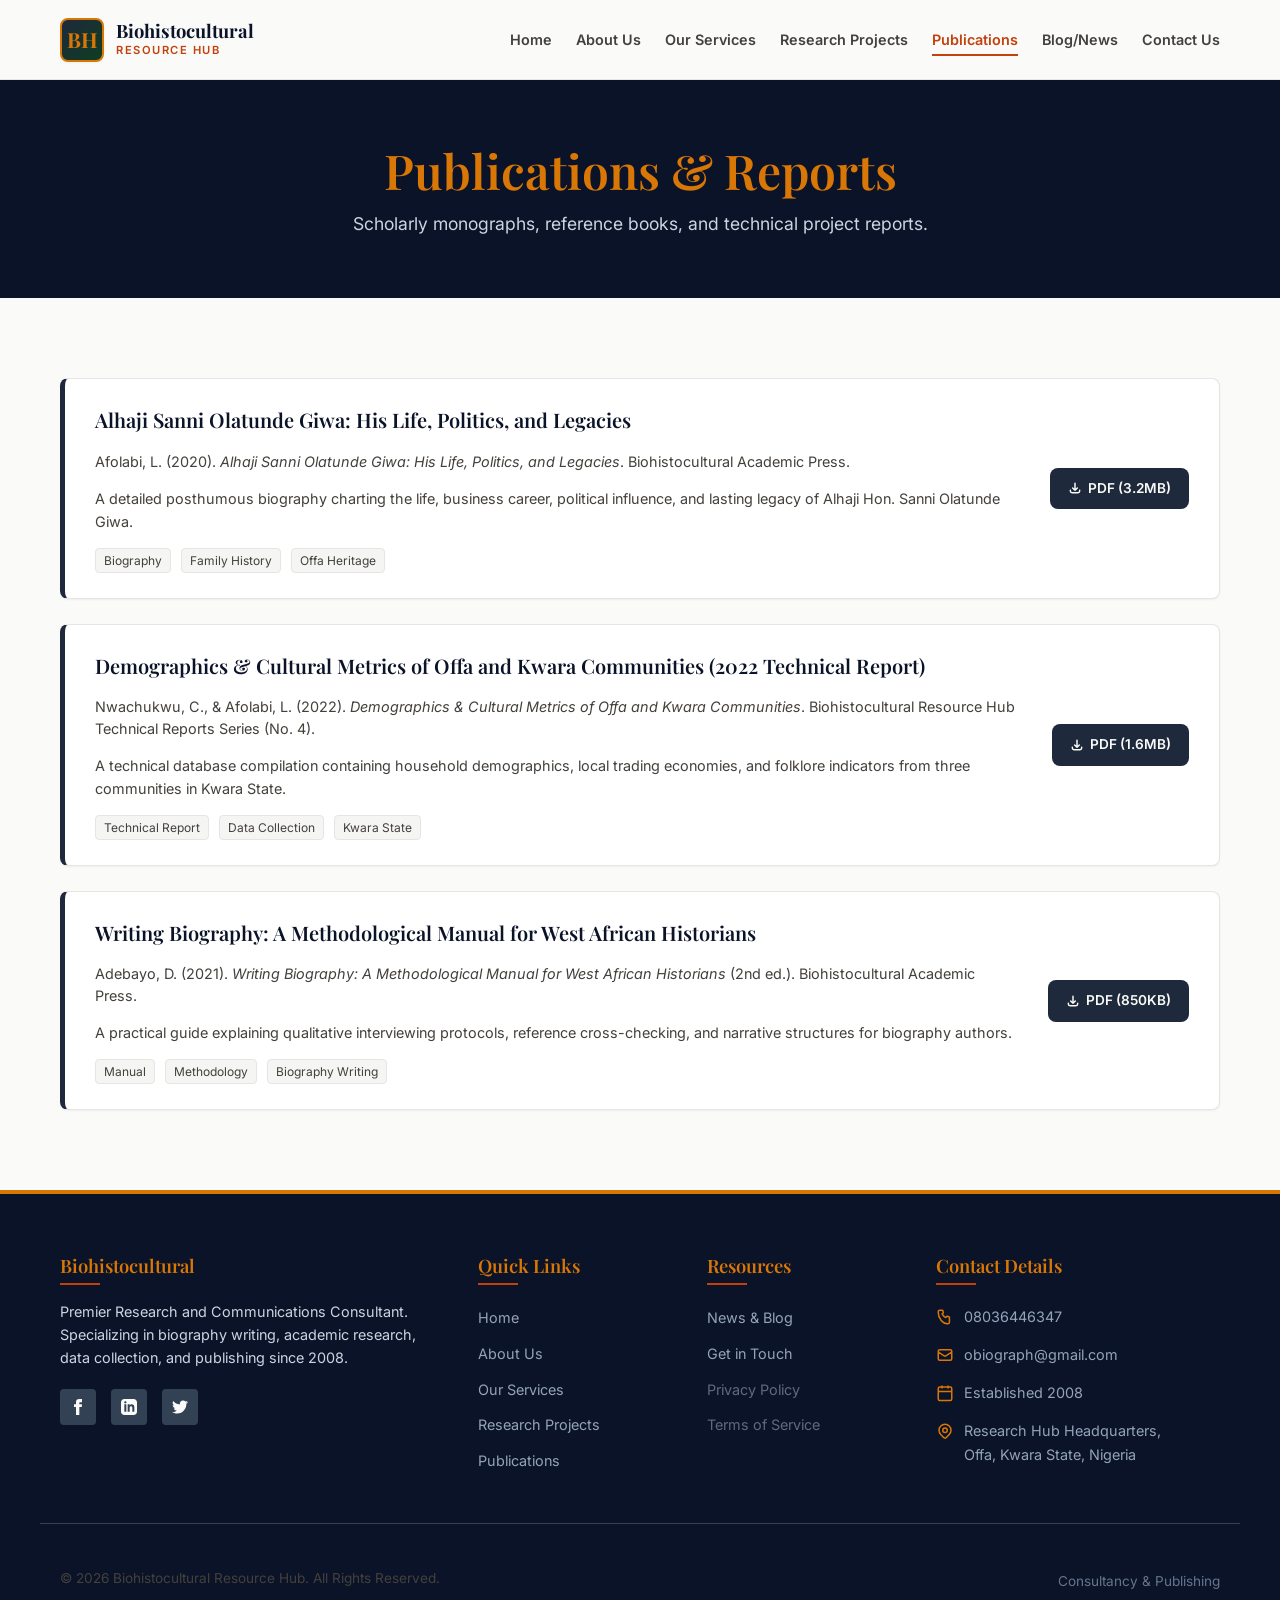
<file: publications.html>
<!DOCTYPE html>
<html lang="en">
<head>
  <meta charset="UTF-8">
  <meta name="viewport" content="width=device-width, initial-scale=1.0">
  <title>Publications & Books — Biohistocultural Resource Hub</title>
  <meta name="description" content="View historical books, research monographs, and socio-demographic field reports published by Biohistocultural Resource Hub. Access PDF download links.">
  <link rel="stylesheet" href="styles/variables.css">
  <link rel="stylesheet" href="styles/main.css">
  <link rel="stylesheet" href="styles/components.css">
  <link rel="stylesheet" href="styles/pages.css">
</head>
<body>

  <!-- Reusable Header Component Container -->
  <div id="header-root"></div>

  <main>
    <!-- Page Header -->
    <section class="bg-dark text-center" style="padding: 60px 0;">
      <div class="container animate-fade">
        <h1 style="color: var(--color-gold); margin: 0; font-size: 3rem;">Publications & Reports</h1>
        <p style="color: #cbd5e1; margin-top: 10px; margin-bottom: 0; font-size: 1.1rem;">Scholarly monographs, reference books, and technical project reports.</p>
      </div>
    </section>

    <!-- Publications List Section -->
    <section>
      <div class="container">
        <div class="publications-list">
          
          <!-- Publication 1: Giwa Biography Book -->
          <div class="publication-item animate-up stagger-1">
            <div class="pub-info">
              <span class="pub-title">Alhaji Sanni Olatunde Giwa: His Life, Politics, and Legacies</span>
              <p class="pub-citation">
                Afolabi, L. (2020). <em>Alhaji Sanni Olatunde Giwa: His Life, Politics, and Legacies</em>. Biohistocultural Academic Press.
              </p>
              <p style="font-size: 0.9rem; margin-bottom: 15px; color: var(--color-text-secondary);">
                A detailed posthumous biography charting the life, business career, political influence, and lasting legacy of Alhaji Hon. Sanni Olatunde Giwa.
              </p>
              <div class="pub-tags">
                <span class="pub-tag">Biography</span>
                <span class="pub-tag">Family History</span>
                <span class="pub-tag">Offa Heritage</span>
              </div>
            </div>
            <div class="pub-action">
              <a href="#" class="btn btn-primary btn-sm" onclick="alert('Download started (Mock link). In a live environment, this downloads the PDF file.'); return false;">
                <!-- Download SVG Icon -->
                <svg width="14" height="14" fill="none" stroke="currentColor" stroke-width="2.5" viewBox="0 0 24 24" style="margin-right: 6px; display: inline-block; vertical-align: middle;"><path stroke-linecap="round" stroke-linejoin="round" d="M4 16v1a3 3 0 003 3h10a3 3 0 003-3v-1m-4-4l-4 4m0 0l-4-4m4 4V4"/></svg>
                PDF (3.2MB)
              </a>
            </div>
          </div>

          <!-- Publication 2: Kwara/Offa Report -->
          <div class="publication-item animate-up stagger-2">
            <div class="pub-info">
              <span class="pub-title">Demographics & Cultural Metrics of Offa and Kwara Communities (2022 Technical Report)</span>
              <p class="pub-citation">
                Nwachukwu, C., & Afolabi, L. (2022). <em>Demographics & Cultural Metrics of Offa and Kwara Communities</em>. Biohistocultural Resource Hub Technical Reports Series (No. 4).
              </p>
              <p style="font-size: 0.9rem; margin-bottom: 15px; color: var(--color-text-secondary);">
                A technical database compilation containing household demographics, local trading economies, and folklore indicators from three communities in Kwara State.
              </p>
              <div class="pub-tags">
                <span class="pub-tag">Technical Report</span>
                <span class="pub-tag">Data Collection</span>
                <span class="pub-tag">Kwara State</span>
              </div>
            </div>
            <div class="pub-action">
              <a href="#" class="btn btn-primary btn-sm" onclick="alert('Download started (Mock link). In a live environment, this downloads the PDF file.'); return false;">
                <svg width="14" height="14" fill="none" stroke="currentColor" stroke-width="2.5" viewBox="0 0 24 24" style="margin-right: 6px; display: inline-block; vertical-align: middle;"><path stroke-linecap="round" stroke-linejoin="round" d="M4 16v1a3 3 0 003 3h10a3 3 0 003-3v-1m-4-4l-4 4m0 0l-4-4m4 4V4"/></svg>
                PDF (1.6MB)
              </a>
            </div>
          </div>

          <!-- Publication 3: Biography Manual -->
          <div class="publication-item animate-up stagger-3">
            <div class="pub-info">
              <span class="pub-title">Writing Biography: A Methodological Manual for West African Historians</span>
              <p class="pub-citation">
                Adebayo, D. (2021). <em>Writing Biography: A Methodological Manual for West African Historians</em> (2nd ed.). Biohistocultural Academic Press.
              </p>
              <p style="font-size: 0.9rem; margin-bottom: 15px; color: var(--color-text-secondary);">
                A practical guide explaining qualitative interviewing protocols, reference cross-checking, and narrative structures for biography authors.
              </p>
              <div class="pub-tags">
                <span class="pub-tag">Manual</span>
                <span class="pub-tag">Methodology</span>
                <span class="pub-tag">Biography Writing</span>
              </div>
            </div>
            <div class="pub-action">
              <a href="#" class="btn btn-primary btn-sm" onclick="alert('Download started (Mock link). In a live environment, this downloads the PDF file.'); return false;">
                <svg width="14" height="14" fill="none" stroke="currentColor" stroke-width="2.5" viewBox="0 0 24 24" style="margin-right: 6px; display: inline-block; vertical-align: middle;"><path stroke-linecap="round" stroke-linejoin="round" d="M4 16v1a3 3 0 003 3h10a3 3 0 003-3v-1m-4-4l-4 4m0 0l-4-4m4 4V4"/></svg>
                PDF (850KB)
              </a>
            </div>
          </div>

        </div>
      </div>
    </section>
  </main>

  <!-- Reusable Footer Component Container -->
  <div id="footer-root"></div>

  <!-- Scripts -->
  <script src="components/header.js"></script>
  <script src="components/footer.js"></script>
  <script src="js/main.js"></script>
</body>
</html>
</file>
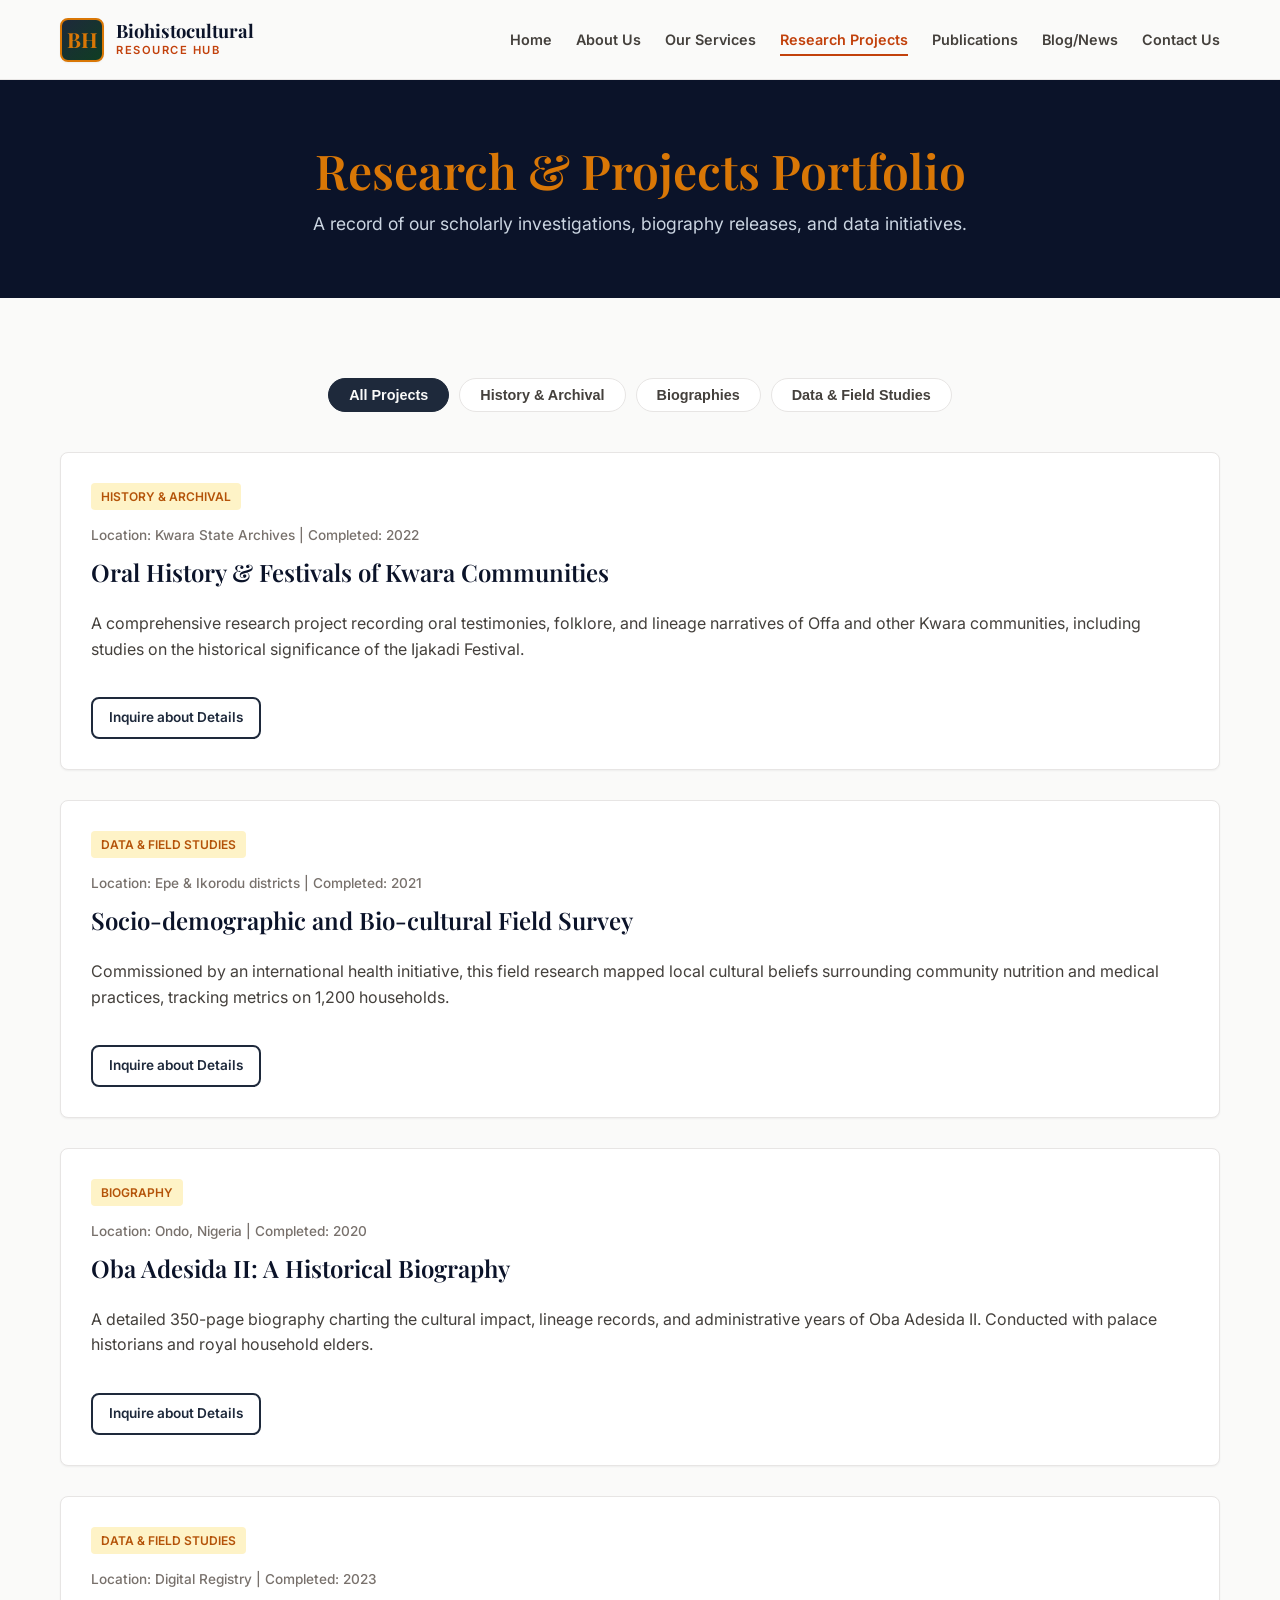
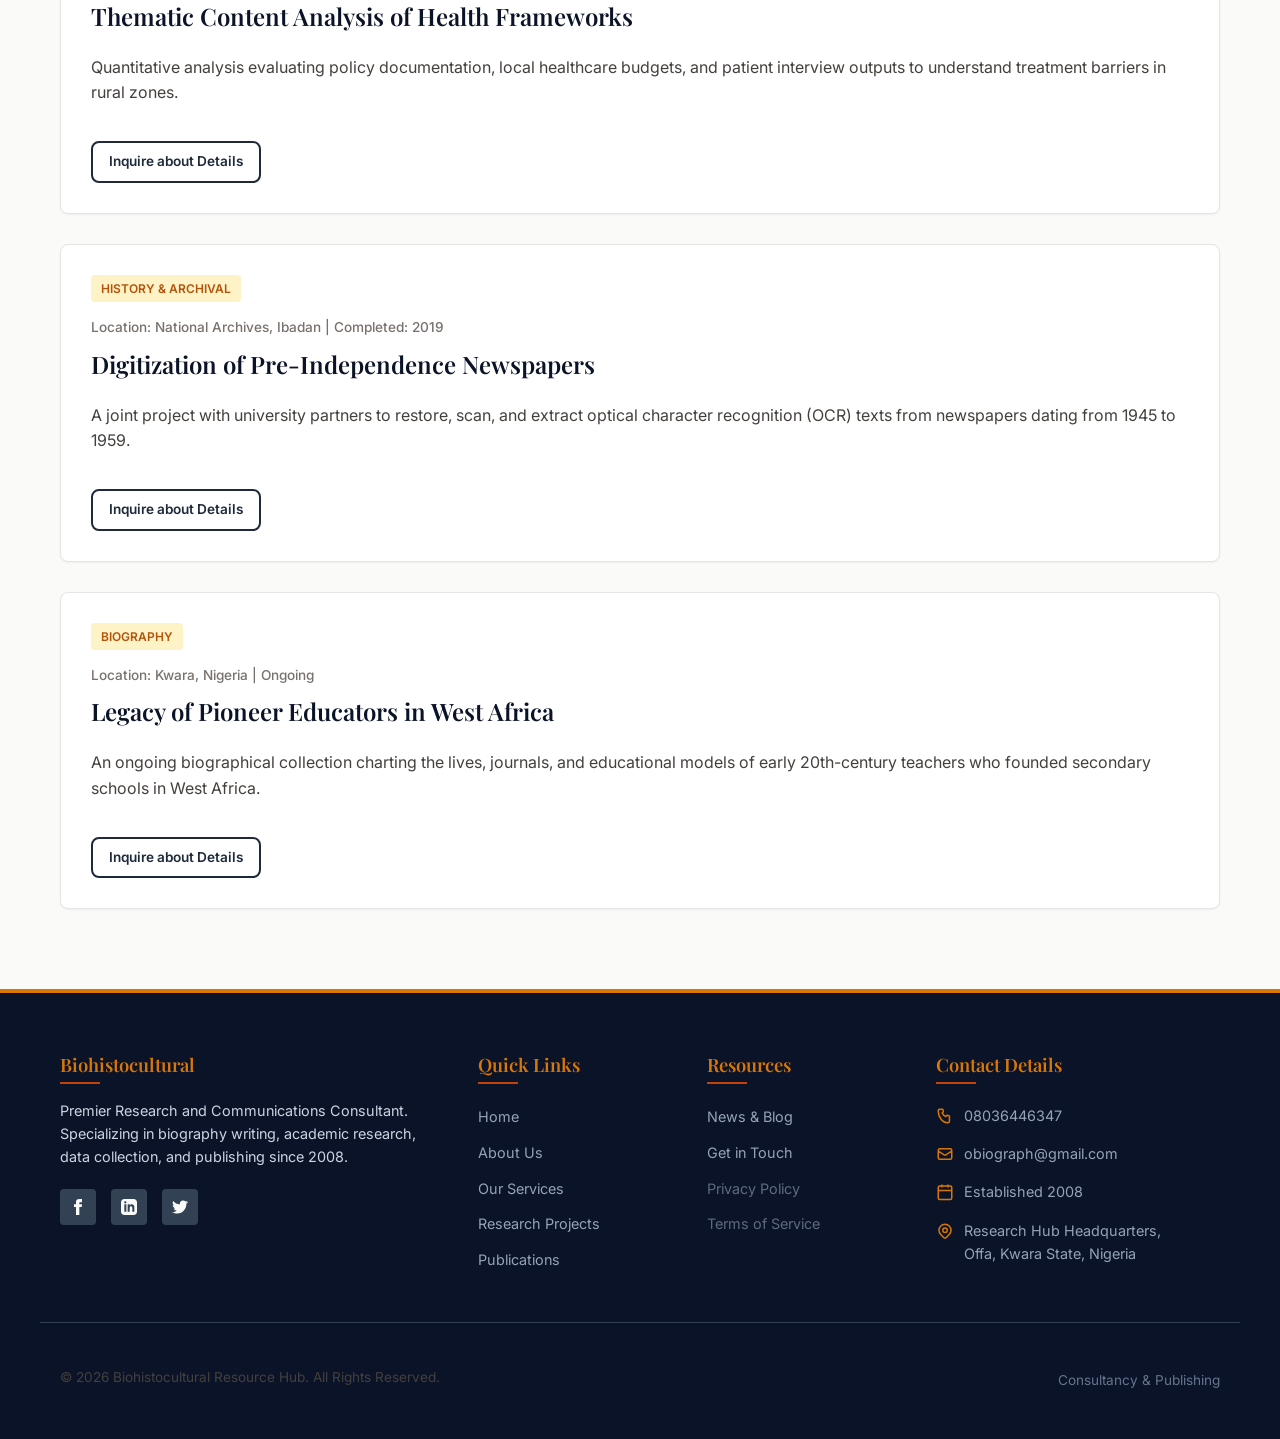
<file: research.html>
<!DOCTYPE html>
<html lang="en">
<head>
  <meta charset="UTF-8">
  <meta name="viewport" content="width=device-width, initial-scale=1.0">
  <title>Research Projects — Biohistocultural Resource Hub</title>
  <meta name="description" content="Explore past and ongoing historical research, biographical works, field demographics studies, and qualitative projects completed by Biohistocultural Resource Hub.">
  <link rel="stylesheet" href="styles/variables.css">
  <link rel="stylesheet" href="styles/main.css">
  <link rel="stylesheet" href="styles/components.css">
  <link rel="stylesheet" href="styles/pages.css">
</head>
<body>

  <!-- Reusable Header Component Container -->
  <div id="header-root"></div>

  <main>
    <!-- Page Header -->
    <section class="bg-dark text-center" style="padding: 60px 0;">
      <div class="container animate-fade">
        <h1 style="color: var(--color-gold); margin: 0; font-size: 3rem;">Research & Projects Portfolio</h1>
        <p style="color: #cbd5e1; margin-top: 10px; margin-bottom: 0; font-size: 1.1rem;">A record of our scholarly investigations, biography releases, and data initiatives.</p>
      </div>
    </section>

    <!-- Filter Portfolio Section -->
    <section>
      <div class="container">
        
        <!-- Filter Tabs -->
        <div class="filter-nav animate-fade">
          <button class="filter-btn active" data-filter="all">All Projects</button>
          <button class="filter-btn" data-filter="history">History & Archival</button>
          <button class="filter-btn" data-filter="biography">Biographies</button>
          <button class="filter-btn" data-filter="data">Data & Field Studies</button>
        </div>

        <!-- Portfolio Cards Grid -->
        <div class="card-grid" id="project-grid">
          
          <!-- Project 1: Archival -->
          <div class="card project-card animate-up stagger-1" data-category="history">
            <div>
              <span class="project-tag">History & Archival</span>
              <div class="project-meta">Location: Kwara State Archives | Completed: 2022</div>
              <h3>Oral History & Festivals of Kwara Communities</h3>
              <p>A comprehensive research project recording oral testimonies, folklore, and lineage narratives of Offa and other Kwara communities, including studies on the historical significance of the Ijakadi Festival.</p>
            </div>
            <a href="contact.html?subject=Inquiry%20regarding%20Kwara%20Oral%20History%20Project" class="btn btn-secondary btn-sm" style="margin-top: 15px; align-self: flex-start;">Inquire about Details</a>
          </div>

          <!-- Project 2: Data Collection -->
          <div class="card project-card animate-up stagger-2" data-category="data">
            <div>
              <span class="project-tag">Data & Field Studies</span>
              <div class="project-meta">Location: Epe & Ikorodu districts | Completed: 2021</div>
              <h3>Socio-demographic and Bio-cultural Field Survey</h3>
              <p>Commissioned by an international health initiative, this field research mapped local cultural beliefs surrounding community nutrition and medical practices, tracking metrics on 1,200 households.</p>
            </div>
            <a href="contact.html?subject=Inquiry%20regarding%20Epe/Ikorodu%20Socio-demographic%20Field%20Survey" class="btn btn-secondary btn-sm" style="margin-top: 15px; align-self: flex-start;">Inquire about Details</a>
          </div>

          <!-- Project 3: Biography -->
          <div class="card project-card animate-up stagger-3" data-category="biography">
            <div>
              <span class="project-tag">Biography</span>
              <div class="project-meta">Location: Ondo, Nigeria | Completed: 2020</div>
              <h3>Oba Adesida II: A Historical Biography</h3>
              <p>A detailed 350-page biography charting the cultural impact, lineage records, and administrative years of Oba Adesida II. Conducted with palace historians and royal household elders.</p>
            </div>
            <a href="contact.html?subject=Inquiry%20regarding%20Oba%20Adesida%20II%20Historical%20Biography" class="btn btn-secondary btn-sm" style="margin-top: 15px; align-self: flex-start;">Inquire about Details</a>
          </div>

          <!-- Project 4: Data Analysis -->
          <div class="card project-card animate-up stagger-4" data-category="data">
            <div>
              <span class="project-tag">Data & Field Studies</span>
              <div class="project-meta">Location: Digital Registry | Completed: 2023</div>
              <h3>Thematic Content Analysis of Health Frameworks</h3>
              <p>Quantitative analysis evaluating policy documentation, local healthcare budgets, and patient interview outputs to understand treatment barriers in rural zones.</p>
            </div>
            <a href="contact.html?subject=Inquiry%20regarding%20Rural%20Health%20Thematic%20Content%20Analysis" class="btn btn-secondary btn-sm" style="margin-top: 15px; align-self: flex-start;">Inquire about Details</a>
          </div>

          <!-- Project 5: Archival -->
          <div class="card project-card animate-up stagger-1" data-category="history">
            <div>
              <span class="project-tag">History & Archival</span>
              <div class="project-meta">Location: National Archives, Ibadan | Completed: 2019</div>
              <h3>Digitization of Pre-Independence Newspapers</h3>
              <p>A joint project with university partners to restore, scan, and extract optical character recognition (OCR) texts from newspapers dating from 1945 to 1959.</p>
            </div>
            <a href="contact.html?subject=Inquiry%20regarding%20Newspaper%20Digitization%20Project" class="btn btn-secondary btn-sm" style="margin-top: 15px; align-self: flex-start;">Inquire about Details</a>
          </div>

          <!-- Project 6: Biography -->
          <div class="card project-card animate-up stagger-2" data-category="biography">
            <div>
              <span class="project-tag">Biography</span>
              <div class="project-meta">Location: Kwara, Nigeria | Ongoing</div>
              <h3>Legacy of Pioneer Educators in West Africa</h3>
              <p>An ongoing biographical collection charting the lives, journals, and educational models of early 20th-century teachers who founded secondary schools in West Africa.</p>
            </div>
            <a href="contact.html?subject=Inquiry%20regarding%20Pioneer%20Educators%20Legacy%20Project" class="btn btn-secondary btn-sm" style="margin-top: 15px; align-self: flex-start;">Inquire about Details</a>
          </div>

        </div>
      </div>
    </section>
  </main>

  <!-- Reusable Footer Component Container -->
  <div id="footer-root"></div>

  <!-- Portfolio Filter Script -->
  <script>
    document.addEventListener('DOMContentLoaded', () => {
      const filterButtons = document.querySelectorAll('.filter-btn');
      const projectCards = document.querySelectorAll('.project-card');

      filterButtons.forEach(btn => {
        btn.addEventListener('click', () => {
          // Remove active class from other buttons
          filterButtons.forEach(b => b.classList.remove('active'));
          // Add active class to clicked button
          btn.classList.add('active');

          const filterValue = btn.getAttribute('data-filter');

          projectCards.forEach(card => {
            const cardCategory = card.getAttribute('data-category');
            
            if (filterValue === 'all' || cardCategory === filterValue) {
              card.style.display = 'flex';
              // Trigger slight animation refresh
              card.style.opacity = '1';
              card.style.transform = 'translateY(0)';
            } else {
              card.style.display = 'none';
            }
          });
        });
      });
    });
  </script>

  <!-- Scripts -->
  <script src="components/header.js"></script>
  <script src="components/footer.js"></script>
  <script src="js/main.js"></script>
</body>
</html>
</file>
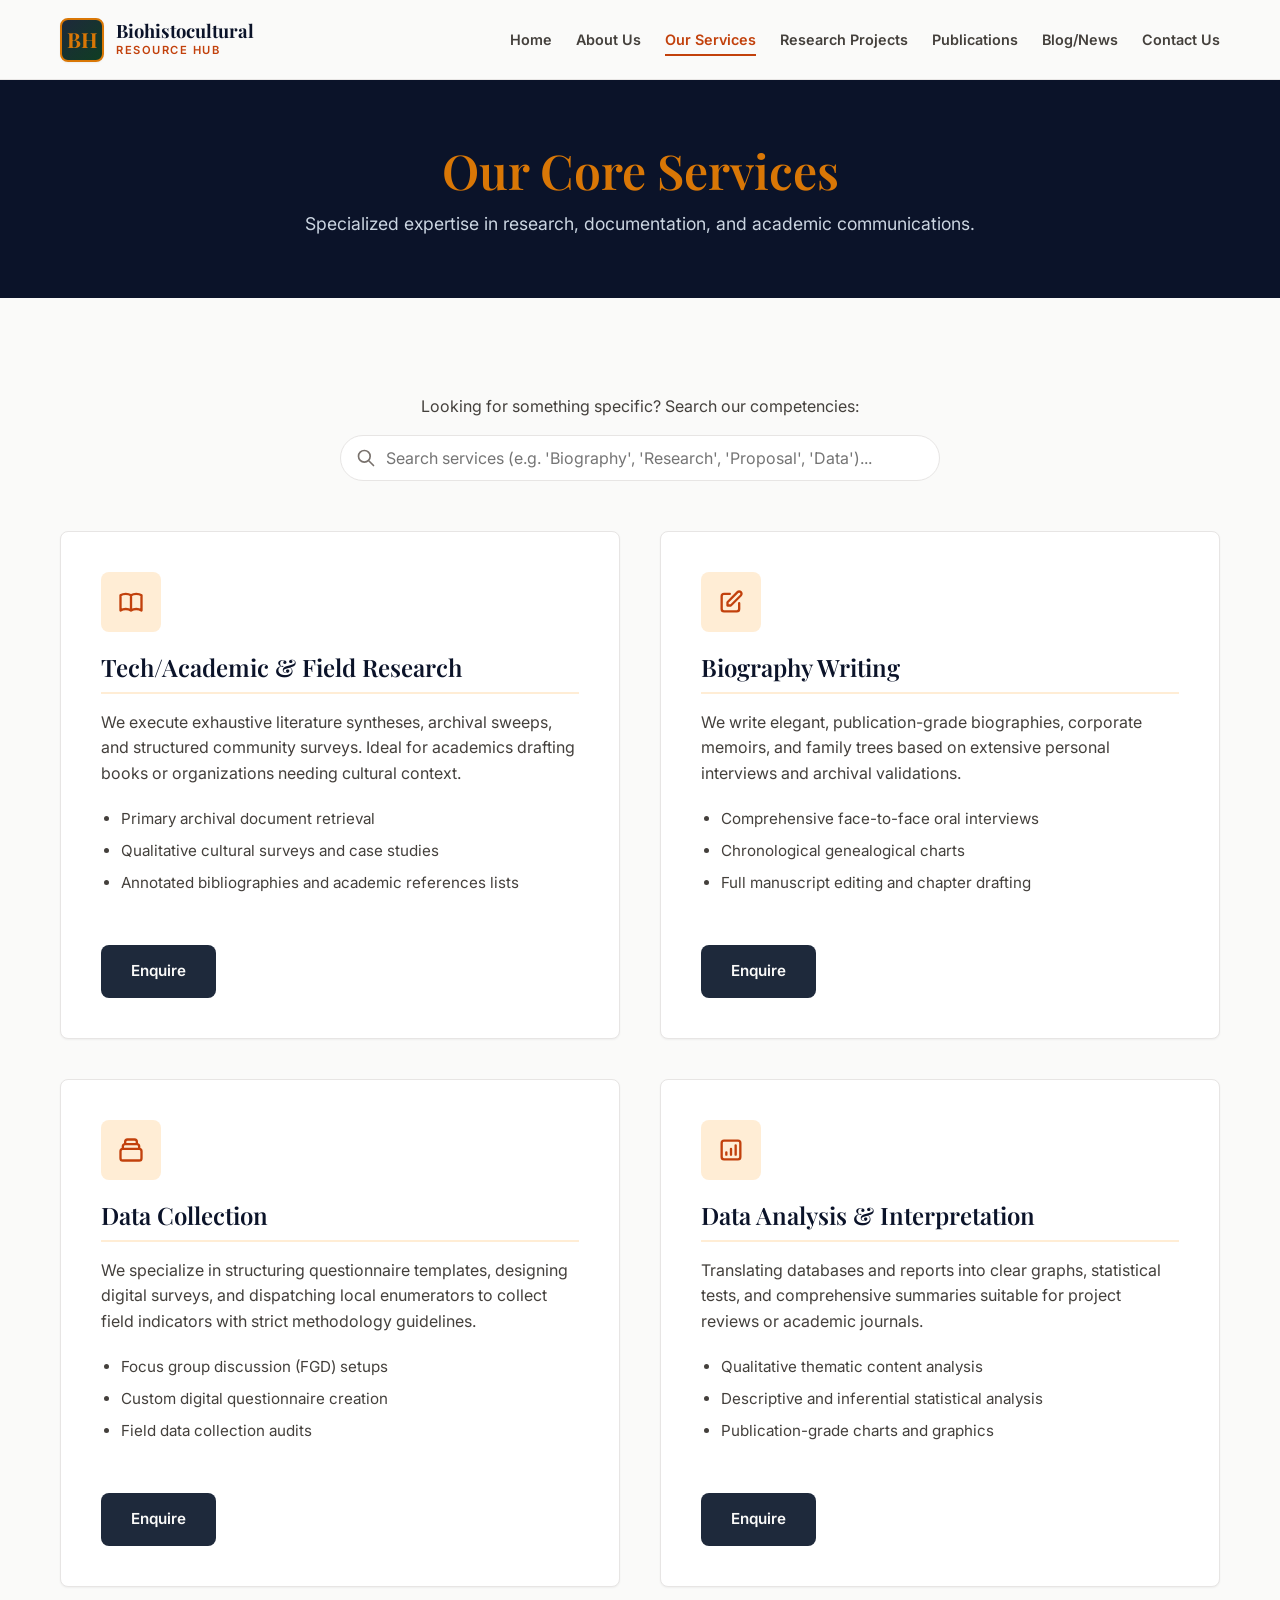
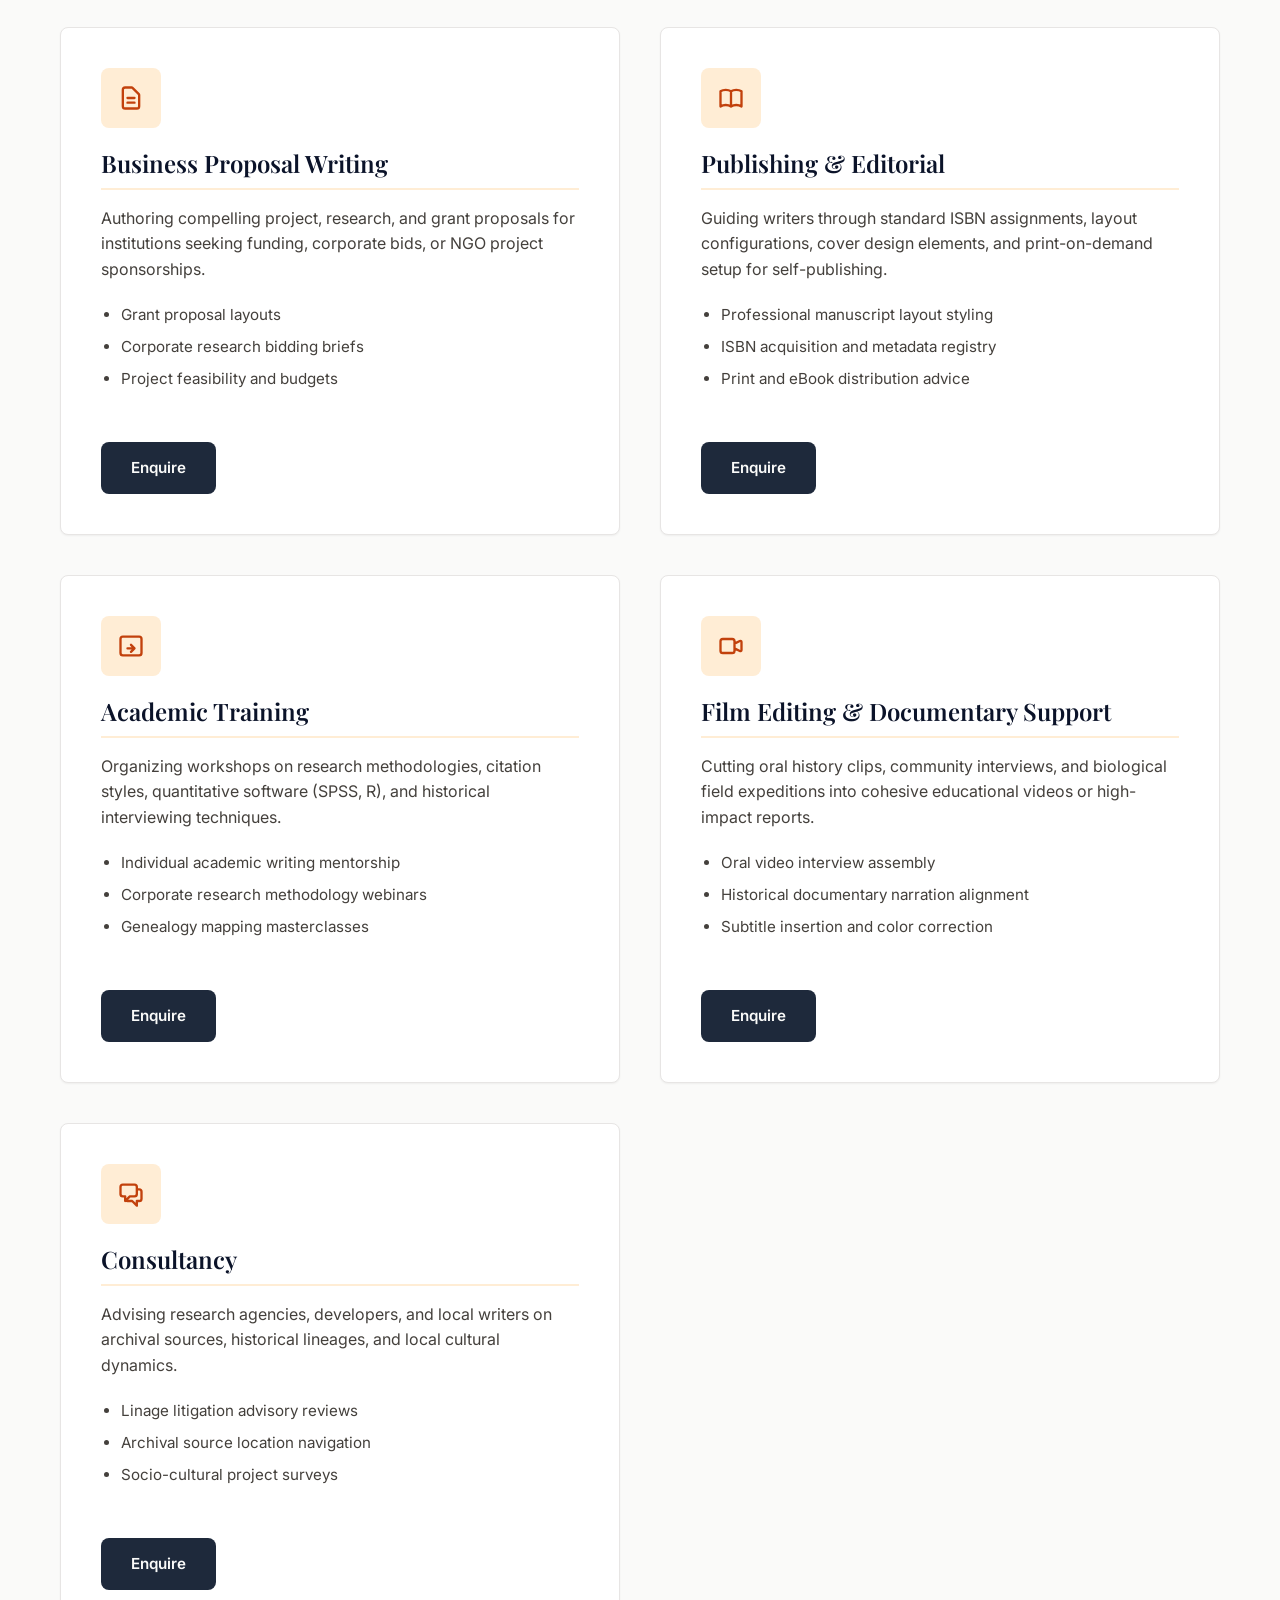
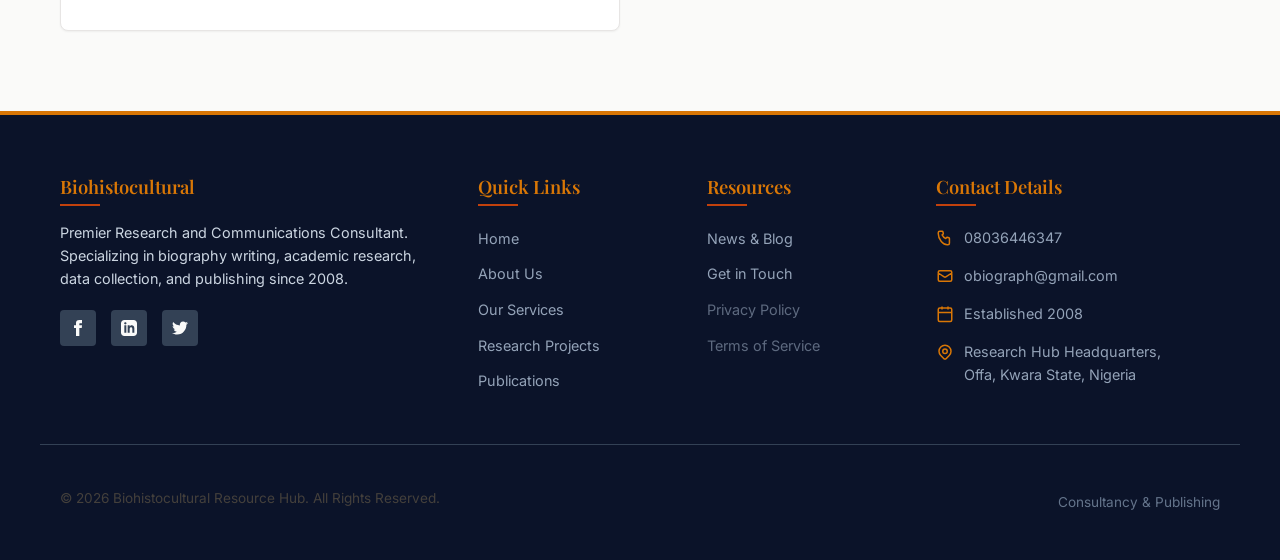
<file: services.html>
<!DOCTYPE html>
<html lang="en">
<head>
  <meta charset="UTF-8">
  <meta name="viewport" content="width=device-width, initial-scale=1.0">
  <title>Our Services — Biohistocultural Resource Hub</title>
  <meta name="description" content="Explore our research, biography writing, qualitative and quantitative data collection, business proposal drafting, film editing, and academic publishing services.">
  <link rel="stylesheet" href="styles/variables.css">
  <link rel="stylesheet" href="styles/main.css">
  <link rel="stylesheet" href="styles/components.css">
  <link rel="stylesheet" href="styles/pages.css">
</head>
<body>

  <!-- Reusable Header Component Container -->
  <div id="header-root"></div>

  <main>
    <!-- Page Header -->
    <section class="bg-dark text-center" style="padding: 60px 0;">
      <div class="container animate-fade">
        <h1 style="color: var(--color-gold); margin: 0; font-size: 3rem;">Our Core Services</h1>
        <p style="color: #cbd5e1; margin-top: 10px; margin-bottom: 0; font-size: 1.1rem;">Specialized expertise in research, documentation, and academic communications.</p>
      </div>
    </section>

    <!-- Services Grid & Filtering -->
    <section>
      <div class="container">
        <!-- Search and Instruction -->
        <div style="max-width: 600px; margin: 0 auto 50px; text-align: center;" class="animate-fade">
          <p style="margin-bottom: 15px;">Looking for something specific? Search our competencies:</p>
          <div class="form-group" style="position: relative;">
            <input type="text" id="service-search" class="form-control" placeholder="Search services (e.g. 'Biography', 'Research', 'Proposal', 'Data')..." style="padding-left: 45px; border-radius: var(--radius-full);">
            <svg width="20" height="20" fill="none" stroke="currentColor" stroke-width="2" viewBox="0 0 24 24" style="position: absolute; left: 16px; top: 50%; transform: translateY(-50%); color: var(--color-text-muted);"><path stroke-linecap="round" stroke-linejoin="round" d="M21 21l-6-6m2-5a7 7 0 11-14 0 7 7 0 0114 0z"/></svg>
          </div>
        </div>

        <div class="service-details-grid" id="services-container">
          
          <!-- Service 1: Academic & Field Research -->
          <div class="service-card-expanded animate-up stagger-1">
            <div>
              <div class="card-icon">
                <svg width="28" height="28" fill="none" stroke="currentColor" stroke-width="2" viewBox="0 0 24 24"><path stroke-linecap="round" stroke-linejoin="round" d="M12 6.253v13m0-13C10.832 5.477 9.246 5 7.5 5S4.168 5.477 3 6.253v13C4.168 18.477 5.754 18 7.5 18s3.332.477 4.5 1.253m0-13C13.168 5.477 14.754 5 16.5 5c1.747 0 3.332.477 4.5 1.253v13C19.832 18.477 18.247 18 16.5 18c-1.746 0-3.332.477-4.5 1.253"/></svg>
              </div>
              <h3>Tech/Academic & Field Research</h3>
              <p>We execute exhaustive literature syntheses, archival sweeps, and structured community surveys. Ideal for academics drafting books or organizations needing cultural context.</p>
              <ul>
                <li>Primary archival document retrieval</li>
                <li>Qualitative cultural surveys and case studies</li>
                <li>Annotated bibliographies and academic references lists</li>
              </ul>
            </div>
            <a href="contact.html?subject=Enquiry%20regarding%20Academic%20and%20Field%20Research" class="btn btn-primary" style="align-self: flex-start; margin-top: 20px;">Enquire</a>
          </div>

          <!-- Service 2: Biography Writing -->
          <div class="service-card-expanded animate-up stagger-2">
            <div>
              <div class="card-icon">
                <svg width="28" height="28" fill="none" stroke="currentColor" stroke-width="2" viewBox="0 0 24 24"><path stroke-linecap="round" stroke-linejoin="round" d="M11 5H6a2 2 0 00-2 2v11a2 2 0 002 2h11a2 2 0 002-2v-5m-1.414-9.414a2 2 0 112.828 2.828L11.828 15H9v-2.828l8.586-8.586z"/></svg>
              </div>
              <h3>Biography Writing</h3>
              <p>We write elegant, publication-grade biographies, corporate memoirs, and family trees based on extensive personal interviews and archival validations.</p>
              <ul>
                <li>Comprehensive face-to-face oral interviews</li>
                <li>Chronological genealogical charts</li>
                <li>Full manuscript editing and chapter drafting</li>
              </ul>
            </div>
            <a href="contact.html?subject=Enquiry%20regarding%20Biography%20Writing" class="btn btn-primary" style="align-self: flex-start; margin-top: 20px;">Enquire</a>
          </div>

          <!-- Service 3: Data Collection -->
          <div class="service-card-expanded animate-up stagger-3">
            <div>
              <div class="card-icon">
                <svg width="28" height="28" fill="none" stroke="currentColor" stroke-width="2" viewBox="0 0 24 24"><path stroke-linecap="round" stroke-linejoin="round" d="M19 11H5m14 0a2 2 0 012 2v6a2 2 0 01-2 2H5a2 2 0 01-2-2v-6a2 2 0 012-2m14 0V9a2 2 0 00-2-2M5 11V9a2 2 0 012-2m0 0V5a2 2 0 012-2h6a2 2 0 012 2v2M7 7h10"/></svg>
              </div>
              <h3>Data Collection</h3>
              <p>We specialize in structuring questionnaire templates, designing digital surveys, and dispatching local enumerators to collect field indicators with strict methodology guidelines.</p>
              <ul>
                <li>Focus group discussion (FGD) setups</li>
                <li>Custom digital questionnaire creation</li>
                <li>Field data collection audits</li>
              </ul>
            </div>
            <a href="contact.html?subject=Enquiry%20regarding%20Field%20Data%20Collection" class="btn btn-primary" style="align-self: flex-start; margin-top: 20px;">Enquire</a>
          </div>

          <!-- Service 4: Data Analysis & Interpretation -->
          <div class="service-card-expanded animate-up stagger-4">
            <div>
              <div class="card-icon">
                <svg width="28" height="28" fill="none" stroke="currentColor" stroke-width="2" viewBox="0 0 24 24"><path stroke-linecap="round" stroke-linejoin="round" d="M16 8v8m-4-5v5m-4-2v2m-2 4h12a2 2 0 002-2V6a2 2 0 00-2-2H6a2 2 0 00-2 2v12a2 2 0 002 2z"/></svg>
              </div>
              <h3>Data Analysis & Interpretation</h3>
              <p>Translating databases and reports into clear graphs, statistical tests, and comprehensive summaries suitable for project reviews or academic journals.</p>
              <ul>
                <li>Qualitative thematic content analysis</li>
                <li>Descriptive and inferential statistical analysis</li>
                <li>Publication-grade charts and graphics</li>
              </ul>
            </div>
            <a href="contact.html?subject=Enquiry%20regarding%20Data%20Analysis" class="btn btn-primary" style="align-self: flex-start; margin-top: 20px;">Enquire</a>
          </div>

          <!-- Service 5: Business Proposal Writing -->
          <div class="service-card-expanded animate-up stagger-1">
            <div>
              <div class="card-icon">
                <svg width="28" height="28" fill="none" stroke="currentColor" stroke-width="2" viewBox="0 0 24 24"><path stroke-linecap="round" stroke-linejoin="round" d="M9 12h6m-6 4h6m2 5H7a2 2 0 01-2-2V5a2 2 0 012-2h5.586a1 1 0 01.707.293l5.414 5.414a1 1 0 01.293.707V19a2 2 0 01-2 2z"/></svg>
              </div>
              <h3>Business Proposal Writing</h3>
              <p>Authoring compelling project, research, and grant proposals for institutions seeking funding, corporate bids, or NGO project sponsorships.</p>
              <ul>
                <li>Grant proposal layouts</li>
                <li>Corporate research bidding briefs</li>
                <li>Project feasibility and budgets</li>
              </ul>
            </div>
            <a href="contact.html?subject=Enquiry%20regarding%20Business%20Proposal%20Writing" class="btn btn-primary" style="align-self: flex-start; margin-top: 20px;">Enquire</a>
          </div>

          <!-- Service 6: Publishing -->
          <div class="service-card-expanded animate-up stagger-2">
            <div>
              <div class="card-icon">
                <svg width="28" height="28" fill="none" stroke="currentColor" stroke-width="2" viewBox="0 0 24 24"><path stroke-linecap="round" stroke-linejoin="round" d="M12 6.253v13m0-13C10.832 5.477 9.246 5 7.5 5S4.168 5.477 3 6.253v13C4.168 18.477 5.754 18 7.5 18s3.332.477 4.5 1.253m0-13C13.168 5.477 14.754 5 16.5 5c1.747 0 3.332.477 4.5 1.253v13C19.832 18.477 18.247 18 16.5 18c-1.746 0-3.332.477-4.5 1.253"/></svg>
              </div>
              <h3>Publishing & Editorial</h3>
              <p>Guiding writers through standard ISBN assignments, layout configurations, cover design elements, and print-on-demand setup for self-publishing.</p>
              <ul>
                <li>Professional manuscript layout styling</li>
                <li>ISBN acquisition and metadata registry</li>
                <li>Print and eBook distribution advice</li>
              </ul>
            </div>
            <a href="contact.html?subject=Enquiry%20regarding%20Publishing%20Services" class="btn btn-primary" style="align-self: flex-start; margin-top: 20px;">Enquire</a>
          </div>

          <!-- Service 7: Training -->
          <div class="service-card-expanded animate-up stagger-3">
            <div>
              <div class="card-icon">
                <svg width="28" height="28" fill="none" stroke="currentColor" stroke-width="2" viewBox="0 0 24 24"><path stroke-linecap="round" stroke-linejoin="round" d="M19 20H5a2 2 0 01-2-2V6a2 2 0 012-2h14a2 2 0 012 2v12a2 2 0 01-2 2z"/><path stroke-linecap="round" stroke-linejoin="round" d="M12 11l3 3m0 0l-3 3m3-3H9"/></svg>
              </div>
              <h3>Academic Training</h3>
              <p>Organizing workshops on research methodologies, citation styles, quantitative software (SPSS, R), and historical interviewing techniques.</p>
              <ul>
                <li>Individual academic writing mentorship</li>
                <li>Corporate research methodology webinars</li>
                <li>Genealogy mapping masterclasses</li>
              </ul>
            </div>
            <a href="contact.html?subject=Enquiry%20regarding%20Training%20Programs" class="btn btn-primary" style="align-self: flex-start; margin-top: 20px;">Enquire</a>
          </div>

          <!-- Service 8: Film Editing -->
          <div class="service-card-expanded animate-up stagger-4">
            <div>
              <div class="card-icon">
                <svg width="28" height="28" fill="none" stroke="currentColor" stroke-width="2" viewBox="0 0 24 24"><path stroke-linecap="round" stroke-linejoin="round" d="M15 10l4.553-2.276A1 1 0 0121 8.618v6.764a1 1 0 01-1.447.894L15 14M5 18h8a2 2 0 002-2V8a2 2 0 00-2-2H5a2 2 0 00-2 2v8a2 2 0 002 2z"/></svg>
              </div>
              <h3>Film Editing & Documentary Support</h3>
              <p>Cutting oral history clips, community interviews, and biological field expeditions into cohesive educational videos or high-impact reports.</p>
              <ul>
                <li>Oral video interview assembly</li>
                <li>Historical documentary narration alignment</li>
                <li>Subtitle insertion and color correction</li>
              </ul>
            </div>
            <a href="contact.html?subject=Enquiry%20regarding%20Film%20Editing%20and%20Documentaries" class="btn btn-primary" style="align-self: flex-start; margin-top: 20px;">Enquire</a>
          </div>

          <!-- Service 9: Consultancy -->
          <div class="service-card-expanded animate-up stagger-1" style="grid-column: span 1;">
            <div>
              <div class="card-icon">
                <svg width="28" height="28" fill="none" stroke="currentColor" stroke-width="2" viewBox="0 0 24 24"><path stroke-linecap="round" stroke-linejoin="round" d="M17 8h2a2 2 0 012 2v6a2 2 0 01-2 2h-2v4l-4-4H9a1.994 1.994 0 01-1.414-.586m0 0L11 14h4a2 2 0 002-2V6a2 2 0 00-2-2H5a2 2 0 00-2 2v6a2 2 0 002 2h2v4l.586-.586z"/></svg>
              </div>
              <h3>Consultancy</h3>
              <p>Advising research agencies, developers, and local writers on archival sources, historical lineages, and local cultural dynamics.</p>
              <ul>
                <li>Linage litigation advisory reviews</li>
                <li>Archival source location navigation</li>
                <li>Socio-cultural project surveys</li>
              </ul>
            </div>
            <a href="contact.html?subject=Enquiry%20regarding%20General%20Consultancy" class="btn btn-primary" style="align-self: flex-start; margin-top: 20px;">Enquire</a>
          </div>

        </div>
      </div>
    </section>
  </main>

  <!-- Reusable Footer Component Container -->
  <div id="footer-root"></div>

  <!-- Search Filter Logic -->
  <script>
    document.addEventListener('DOMContentLoaded', () => {
      const searchInput = document.getElementById('service-search');
      const serviceCards = document.querySelectorAll('.service-card-expanded');

      if (searchInput) {
        searchInput.addEventListener('input', (e) => {
          const query = e.target.value.toLowerCase();
          
          serviceCards.forEach(card => {
            const heading = card.querySelector('h3').textContent.toLowerCase();
            const desc = card.querySelector('p').textContent.toLowerCase();
            const listItems = Array.from(card.querySelectorAll('li')).map(li => li.textContent.toLowerCase()).join(' ');
            
            if (heading.includes(query) || desc.includes(query) || listItems.includes(query)) {
              card.style.display = 'flex';
            } else {
              card.style.display = 'none';
            }
          });
        });
      }
    });
  </script>

  <!-- Scripts -->
  <script src="components/header.js"></script>
  <script src="components/footer.js"></script>
  <script src="js/main.js"></script>
</body>
</html>
</file>
<file: styles/variables.css>
@import url('https://fonts.googleapis.com/css2?family=Inter:wght@300;400;500;600;700&family=Playfair+Display:ital,wght@0,400;0,600;0,700;1,400&display=swap');

:root {
  /* Color Palette - Scholarship & Heritage */
  --color-navy-dark: #0b1329;       /* Deep scholar navy */
  --color-navy: #1e293b;            /* Classic dark navy */
  --color-navy-light: #334155;      /* Slate/Navy light */
  --color-green-dark: #0f3d23;      /* Deep forest green */
  --color-green: #15803d;           /* Vibrant forest green */
  --color-gold-dark: #b45309;       /* Scholarly warm gold */
  --color-gold: #d97706;            /* Rich gold */
  --color-terracotta: #c2410c;      /* Warm terracotta accent */
  --color-terracotta-light: #ffedd5;/* Soft cream terracotta */
  --color-bg-base: #fafaf9;         /* Soft warm off-white */
  --color-bg-paper: #ffffff;        /* Pure white paper */
  --color-bg-card: #f5f5f4;         /* Soft warm gray card */
  --color-border: #e7e5e4;          /* Soft warm border */
  
  /* Text Colors */
  --color-text-primary: #1c1917;    /* Stone 900 (High contrast) */
  --color-text-secondary: #44403c;  /* Stone 700 (Subtle) */
  --color-text-muted: #78716c;      /* Stone 500 (Disabled/Muted) */
  --color-text-on-dark: #fafaf9;    /* Clean off-white on dark backgrounds */
  
  /* Typography */
  --font-serif: 'Playfair Display', Georgia, serif;
  --font-sans: 'Inter', system-ui, -apple-system, BlinkMacSystemFont, 'Segoe UI', Roboto, sans-serif;
  
  /* Layout & Spacing */
  --container-max-width: 1200px;
  --header-height: 80px;
  
  /* Shadows */
  --shadow-sm: 0 1px 2px 0 rgba(0, 0, 0, 0.05);
  --shadow-md: 0 4px 6px -1px rgba(0, 0, 0, 0.1), 0 2px 4px -1px rgba(0, 0, 0, 0.06);
  --shadow-lg: 0 10px 15px -3px rgba(0, 0, 0, 0.1), 0 4px 6px -2px rgba(0, 0, 0, 0.05);
  
  /* Transitions */
  --transition-fast: 0.15s ease;
  --transition-normal: 0.3s ease;
  --transition-slow: 0.5s ease;
  
  /* Border Radius */
  --radius-sm: 4px;
  --radius-md: 8px;
  --radius-lg: 16px;
  --radius-full: 9999px;
}
</file>
<file: styles/main.css>
/* ==========================================================================
   CSS RESET & FOUNDATIONS
   ========================================================================== */
*, *::before, *::after {
  box-sizing: border-box;
}

body {
  margin: 0;
  padding: 0;
  font-family: var(--font-sans);
  background-color: var(--color-bg-base);
  color: var(--color-text-primary);
  line-height: 1.6;
  font-size: 16px;
  -webkit-font-smoothing: antialiased;
  -moz-osx-font-smoothing: grayscale;
}

/* Typography styles */
h1, h2, h3, h4, h5, h6 {
  font-family: var(--font-serif);
  color: var(--color-navy-dark);
  font-weight: 600;
  margin-top: 0;
  line-height: 1.25;
}

h1 { font-size: 2.5rem; }
h2 { font-size: 2rem; border-bottom: 2px solid var(--color-border); padding-bottom: 0.5rem; margin-bottom: 1.5rem; }
h3 { font-size: 1.5rem; }
h4 { font-size: 1.25rem; }

p {
  margin-bottom: 1.25rem;
  color: var(--color-text-secondary);
}

a {
  color: var(--color-terracotta);
  text-decoration: none;
  transition: color var(--transition-fast);
}

a:hover {
  color: var(--color-navy-dark);
}

img {
  max-width: 100%;
  height: auto;
  display: block;
  border-radius: var(--radius-sm);
}

/* ==========================================================================
   LAYOUT COMPONENTS
   ========================================================================== */
.container {
  width: 100%;
  max-width: var(--container-max-width);
  margin-left: auto;
  margin-right: auto;
  padding-left: 20px;
  padding-right: 20px;
}

/* Section styling */
section {
  padding: 80px 0;
  position: relative;
}

section.bg-dark {
  background-color: var(--color-navy-dark);
  color: var(--color-text-on-dark);
}

section.bg-dark h1,
section.bg-dark h2,
section.bg-dark h3,
section.bg-dark p {
  color: var(--color-text-on-dark);
}

section.bg-dark h2 {
  border-color: var(--color-navy-light);
}

section.bg-paper {
  background-color: var(--color-bg-paper);
}

/* ==========================================================================
   BUTTONS & ACTIONS
   ========================================================================== */
.btn {
  display: inline-flex;
  align-items: center;
  justify-content: center;
  padding: 12px 28px;
  border-radius: var(--radius-md);
  font-size: 0.95rem;
  font-weight: 600;
  cursor: pointer;
  transition: all var(--transition-fast);
  border: 2px solid transparent;
  text-align: center;
}

.btn-primary {
  background-color: var(--color-navy);
  color: var(--color-text-on-dark);
}

.btn-primary:hover {
  background-color: var(--color-navy-dark);
  color: var(--color-text-on-dark);
  transform: translateY(-2px);
  box-shadow: var(--shadow-md);
}

.btn-secondary {
  background-color: transparent;
  border-color: var(--color-navy);
  color: var(--color-navy);
}

.btn-secondary:hover {
  background-color: var(--color-navy);
  color: var(--color-text-on-dark);
  transform: translateY(-2px);
  box-shadow: var(--shadow-md);
}

.btn-accent {
  background-color: var(--color-terracotta);
  color: var(--color-text-on-dark);
}

.btn-accent:hover {
  background-color: #a83204;
  color: var(--color-text-on-dark);
  transform: translateY(-2px);
  box-shadow: var(--shadow-md);
}

.btn-sm {
  padding: 8px 16px;
  font-size: 0.85rem;
}

.btn-group {
  display: flex;
  gap: 15px;
  flex-wrap: wrap;
}

/* ==========================================================================
   CARD SYSTEM
   ========================================================================== */
.card-grid {
  display: grid;
  grid-template-columns: repeat(auto-fill, minmax(320px, 1-fraction));
  gap: 30px;
}

.card {
  background-color: var(--color-bg-paper);
  border: 1px solid var(--color-border);
  border-radius: var(--radius-md);
  padding: 30px;
  box-shadow: var(--shadow-sm);
  transition: all var(--transition-normal);
  display: flex;
  flex-direction: column;
}

.card:hover {
  transform: translateY(-5px);
  box-shadow: var(--shadow-lg);
  border-color: var(--color-gold);
}

.card-icon {
  margin-bottom: 20px;
  font-size: 2rem;
  color: var(--color-terracotta);
  display: flex;
  align-items: center;
  justify-content: center;
  width: 60px;
  height: 60px;
  background-color: var(--color-terracotta-light);
  border-radius: var(--radius-md);
}

/* ==========================================================================
   FORM CONTROLS
   ========================================================================== */
.form-group {
  margin-bottom: 20px;
}

.form-label {
  display: block;
  font-weight: 500;
  margin-bottom: 8px;
  color: var(--color-text-primary);
}

.form-control {
  width: 100%;
  padding: 12px 16px;
  border: 1px solid var(--color-border);
  border-radius: var(--radius-md);
  font-family: var(--font-sans);
  font-size: 1rem;
  background-color: var(--color-bg-paper);
  color: var(--color-text-primary);
  transition: border-color var(--transition-fast), box-shadow var(--transition-fast);
}

.form-control:focus {
  outline: none;
  border-color: var(--color-navy);
  box-shadow: 0 0 0 3px rgba(30, 41, 59, 0.1);
}

textarea.form-control {
  resize: vertical;
  min-height: 120px;
}

/* ==========================================================================
   UTILITY CLASSES & ANIMATIONS
   ========================================================================== */
.text-center { text-align: center; }
.text-left { text-align: left; }
.text-right { text-align: right; }

.section-title-wrap {
  text-align: center;
  margin-bottom: 60px;
  max-width: 700px;
  margin-left: auto;
  margin-right: auto;
}

.section-subtitle {
  color: var(--color-terracotta);
  font-family: var(--font-sans);
  font-weight: 600;
  text-transform: uppercase;
  letter-spacing: 2px;
  font-size: 0.9rem;
  display: block;
  margin-bottom: 8px;
}

.section-title {
  margin-bottom: 15px;
}

.section-desc {
  font-size: 1.125rem;
  color: var(--color-text-secondary);
}

/* Responsive grid layout */
@media (max-width: 768px) {
  h1 { font-size: 2rem; }
  h2 { font-size: 1.75rem; }
  section { padding: 60px 0; }
  .card-grid {
    grid-template-columns: 1fr;
  }
}

/* ==========================================================================
   SCROLL ANIMATIONS
   ========================================================================== */
.animate-fade {
  opacity: 0;
  transition: opacity var(--transition-slow);
}
.animate-fade.animated {
  opacity: 1;
}

.animate-up {
  opacity: 0;
  transform: translateY(40px);
  transition: opacity var(--transition-slow), transform var(--transition-slow);
}
.animate-up.animated {
  opacity: 1;
  transform: translateY(0);
}

.animate-left {
  opacity: 0;
  transform: translateX(-40px);
  transition: opacity var(--transition-slow), transform var(--transition-slow);
}
.animate-left.animated {
  opacity: 1;
  transform: translateX(0);
}

.animate-right {
  opacity: 0;
  transform: translateX(40px);
  transition: opacity var(--transition-slow), transform var(--transition-slow);
}
.animate-right.animated {
  opacity: 1;
  transform: translateX(0);
}

/* Stagger transitions for children list items */
.stagger-1 { transition-delay: 0.1s; }
.stagger-2 { transition-delay: 0.2s; }
.stagger-3 { transition-delay: 0.3s; }
.stagger-4 { transition-delay: 0.4s; }
.stagger-5 { transition-delay: 0.5s; }
</file>
<file: styles/components.css>
/* ==========================================================================
   HEADER NAVIGATION (STICKY)
   ========================================================================== */
.site-header {
  position: sticky;
  top: 0;
  left: 0;
  width: 100%;
  height: var(--header-height);
  background-color: rgba(250, 250, 249, 0.95);
  backdrop-filter: blur(8px);
  -webkit-backdrop-filter: blur(8px);
  border-bottom: 1px solid var(--color-border);
  z-index: 1000;
  display: flex;
  align-items: center;
  transition: all var(--transition-normal);
}

.site-header.scrolled {
  height: 70px;
  box-shadow: var(--shadow-md);
  background-color: rgba(15, 23, 42, 0.98);
  border-bottom-color: var(--color-navy-light);
}

.site-header.scrolled .logo-text {
  color: var(--color-text-on-dark);
}

.site-header.scrolled .logo-subtitle {
  color: var(--color-gold);
}

.site-header.scrolled .nav-link {
  color: var(--color-text-on-dark);
}

.site-header.scrolled .nav-link:hover,
.site-header.scrolled .nav-link.active {
  color: var(--color-gold);
}

.site-header.scrolled .hamburger-line {
  background-color: var(--color-text-on-dark);
}

.header-container {
  display: flex;
  justify-content: space-between;
  align-items: center;
  width: 100%;
}

/* Brand Logo */
.logo {
  display: flex;
  align-items: center;
  gap: 12px;
}

.logo-icon {
  width: 44px;
  height: 44px;
  background: linear-gradient(135deg, var(--color-navy), var(--color-green-dark));
  border-radius: var(--radius-md);
  display: flex;
  align-items: center;
  justify-content: center;
  border: 2px solid var(--color-gold);
  color: var(--color-gold);
  font-family: var(--font-serif);
  font-weight: 700;
  font-size: 1.3rem;
  box-shadow: var(--shadow-sm);
  transition: transform var(--transition-fast);
}

.logo:hover .logo-icon {
  transform: rotate(-5deg) scale(1.05);
}

.logo-info {
  display: flex;
  flex-direction: column;
}

.logo-text {
  font-family: var(--font-serif);
  font-size: 1.15rem;
  font-weight: 700;
  color: var(--color-navy-dark);
  line-height: 1.2;
}

.logo-subtitle {
  font-size: 0.7rem;
  text-transform: uppercase;
  letter-spacing: 1.5px;
  color: var(--color-terracotta);
  font-weight: 600;
}

/* Nav Menu */
.nav-menu {
  display: flex;
  align-items: center;
  gap: 30px;
}

.nav-list {
  display: flex;
  list-style: none;
  margin: 0;
  padding: 0;
  gap: 24px;
}

.nav-link {
  font-size: 0.9rem;
  font-weight: 600;
  color: var(--color-text-secondary);
  position: relative;
  padding: 8px 0;
  transition: color var(--transition-fast);
}

.nav-link::after {
  content: '';
  position: absolute;
  bottom: 0;
  left: 0;
  width: 0;
  height: 2px;
  background-color: var(--color-terracotta);
  transition: width var(--transition-fast);
}

.nav-link:hover::after,
.nav-link.active::after {
  width: 100%;
}

.nav-link:hover,
.nav-link.active {
  color: var(--color-terracotta);
}

/* Mobile Toggle Hamburger */
.hamburger {
  display: none;
  flex-direction: column;
  justify-content: space-between;
  width: 24px;
  height: 18px;
  background: transparent;
  border: none;
  cursor: pointer;
  padding: 0;
  z-index: 1100;
}

.hamburger-line {
  width: 100%;
  height: 2px;
  background-color: var(--color-navy-dark);
  transition: all var(--transition-fast);
}

/* Mobile Overlay Menu Open state */
@media (max-width: 991px) {
  .hamburger {
    display: flex;
  }
  
  .nav-menu {
    position: fixed;
    top: 0;
    right: -100%;
    width: 300px;
    height: 100vh;
    background-color: var(--color-navy-dark);
    padding: 100px 40px 40px;
    flex-direction: column;
    align-items: flex-start;
    justify-content: flex-start;
    box-shadow: var(--shadow-lg);
    transition: right var(--transition-normal);
    z-index: 1050;
  }
  
  .nav-menu.open {
    right: 0;
  }
  
  .nav-list {
    flex-direction: column;
    width: 100%;
    gap: 20px;
  }
  
  .nav-link {
    color: var(--color-text-on-dark);
    font-size: 1.1rem;
    display: block;
    width: 100%;
  }
  
  .nav-link::after {
    background-color: var(--color-gold);
  }
  
  .nav-link:hover,
  .nav-link.active {
    color: var(--color-gold);
  }
  
  /* Hamburger Animations */
  .hamburger.open .hamburger-line:nth-child(1) {
    transform: translateY(8px) rotate(45deg);
  }
  .hamburger.open .hamburger-line:nth-child(2) {
    opacity: 0;
  }
  .hamburger.open .hamburger-line:nth-child(3) {
    transform: translateY(-8px) rotate(-45deg);
  }
}

/* ==========================================================================
   FOOTER SECTION
   ========================================================================== */
.site-footer {
  background-color: var(--color-navy-dark);
  color: var(--color-text-on-dark);
  padding: 60px 0 30px;
  border-top: 4px solid var(--color-gold);
}

.footer-grid {
  display: grid;
  grid-template-columns: 2fr 1fr 1fr 1.5fr;
  gap: 40px;
  margin-bottom: 40px;
}

@media (max-width: 991px) {
  .footer-grid {
    grid-template-columns: 1fr 1fr;
  }
}

@media (max-width: 576px) {
  .footer-grid {
    grid-template-columns: 1fr;
  }
}

.footer-col h4 {
  color: var(--color-gold);
  font-size: 1.15rem;
  margin-bottom: 20px;
  position: relative;
  padding-bottom: 8px;
}

.footer-col h4::after {
  content: '';
  position: absolute;
  bottom: 0;
  left: 0;
  width: 40px;
  height: 2px;
  background-color: var(--color-terracotta);
}

.footer-about p {
  color: #94a3b8;
  font-size: 0.9rem;
  margin-bottom: 20px;
}

.footer-links {
  list-style: none;
  padding: 0;
  margin: 0;
}

.footer-links li {
  margin-bottom: 10px;
}

.footer-links a {
  color: #94a3b8;
  font-size: 0.9rem;
  transition: all var(--transition-fast);
  display: inline-block;
}

.footer-links a:hover {
  color: var(--color-gold);
  transform: translateX(4px);
}

.footer-contact-info {
  list-style: none;
  padding: 0;
  margin: 0;
}

.footer-contact-info li {
  display: flex;
  align-items: flex-start;
  gap: 10px;
  margin-bottom: 15px;
  font-size: 0.9rem;
  color: #94a3b8;
}

.footer-contact-info li svg {
  color: var(--color-gold);
  margin-top: 3px;
  flex-shrink: 0;
}

.footer-contact-info a {
  color: #94a3b8;
}

.footer-contact-info a:hover {
  color: var(--color-gold);
}

.social-links {
  display: flex;
  gap: 15px;
}

.social-btn {
  display: flex;
  align-items: center;
  justify-content: center;
  width: 36px;
  height: 36px;
  border-radius: var(--radius-sm);
  background-color: var(--color-navy-light);
  color: var(--color-text-on-dark);
  transition: all var(--transition-fast);
}

.social-btn:hover {
  background-color: var(--color-gold);
  color: var(--color-navy-dark);
  transform: translateY(-2px);
}

.footer-bottom {
  border-top: 1px solid var(--color-navy-light);
  padding-top: 30px;
  display: flex;
  justify-content: space-between;
  align-items: center;
  flex-wrap: wrap;
  gap: 15px;
  font-size: 0.85rem;
  color: #64748b;
}

.footer-bottom-links {
  display: flex;
  gap: 20px;
}

.footer-bottom-links a {
  color: #64748b;
}

.footer-bottom-links a:hover {
  color: var(--color-gold);
}

/* ==========================================================================
   TRUST BADGE & MISCELLANEOUS
   ========================================================================== */
.trust-badge {
  display: inline-flex;
  align-items: center;
  gap: 8px;
  padding: 6px 14px;
  background-color: var(--color-terracotta-light);
  border-radius: var(--radius-full);
  color: var(--color-terracotta);
  font-size: 0.85rem;
  font-weight: 600;
  border: 1px solid rgba(194, 65, 12, 0.2);
  margin-bottom: 20px;
}

.trust-badge-dark {
  background-color: var(--color-navy-light);
  color: var(--color-gold);
  border-color: rgba(217, 119, 6, 0.2);
}

/* ==========================================================================
   MAP PLACEHOLDER
   ========================================================================== */
.map-placeholder {
  width: 100%;
  height: 350px;
  background-color: #e2e8f0;
  border: 1px solid var(--color-border);
  border-radius: var(--radius-md);
  position: relative;
  overflow: hidden;
  box-shadow: var(--shadow-sm);
}

.map-visual {
  position: absolute;
  top: 0;
  left: 0;
  width: 100%;
  height: 100%;
  opacity: 0.8;
  background-image: radial-gradient(#94a3b8 1px, transparent 1px), radial-gradient(#94a3b8 1px, #e2e8f0 1px);
  background-size: 20px 20px;
  background-position: 0 0, 10px 10px;
}

.map-content {
  position: absolute;
  top: 50%;
  left: 50%;
  transform: translate(-50%, -50%);
  background-color: rgba(255, 255, 255, 0.95);
  padding: 25px;
  border-radius: var(--radius-md);
  border: 1px solid var(--color-gold);
  text-align: center;
  max-width: 320px;
  box-shadow: var(--shadow-lg);
  backdrop-filter: blur(4px);
}

.map-content h4 {
  margin-bottom: 5px;
}

.map-content p {
  font-size: 0.85rem;
  margin-bottom: 15px;
}
</file>
<file: styles/pages.css>
/* ==========================================================================
   HOME PAGE LAYOUT
   ========================================================================== */
.hero-section {
  background-color: var(--color-navy-dark);
  background-image: linear-gradient(135deg, rgba(11, 19, 41, 0.95) 0%, rgba(15, 83, 35, 0.4) 100%);
  color: var(--color-text-on-dark);
  padding: 120px 0 100px;
  text-align: center;
  position: relative;
  overflow: hidden;
}

.hero-section::before {
  content: '';
  position: absolute;
  top: 0;
  left: 0;
  width: 100%;
  height: 100%;
  opacity: 0.05;
  background-image: radial-gradient(var(--color-gold) 1.5px, transparent 1.5px);
  background-size: 24px 24px;
  pointer-events: none;
}

.hero-content {
  max-width: 800px;
  margin: 0 auto;
  z-index: 10;
  position: relative;
}

.hero-title {
  font-size: 3.5rem;
  color: var(--color-bg-base);
  margin-bottom: 24px;
  line-height: 1.15;
}

.hero-tagline {
  font-size: 1.35rem;
  color: var(--color-gold);
  font-weight: 500;
  margin-bottom: 30px;
  font-family: var(--font-sans);
}

.hero-intro {
  font-size: 1.15rem;
  line-height: 1.7;
  color: #cbd5e1;
  margin-bottom: 40px;
}

/* Service Snapshot Grid */
.home-services-intro {
  margin-bottom: 50px;
}

.home-services-grid {
  display: grid;
  grid-template-columns: repeat(3, 1fr);
  gap: 30px;
}

@media (max-width: 991px) {
  .home-services-grid {
    grid-template-columns: repeat(2, 1fr);
  }
}

@media (max-width: 768px) {
  .hero-title { font-size: 2.5rem; }
  .hero-tagline { font-size: 1.15rem; }
  .home-services-grid {
    grid-template-columns: 1fr;
  }
}

/* Testimonial Quote slider */
.testimonial-section {
  background-color: var(--color-bg-card);
}

.testimonial-grid {
  display: grid;
  grid-template-columns: repeat(2, 1fr);
  gap: 30px;
  margin-top: 40px;
}

@media (max-width: 768px) {
  .testimonial-grid {
    grid-template-columns: 1fr;
  }
}

.testimonial-card {
  background-color: var(--color-bg-paper);
  border-left: 4px solid var(--color-terracotta);
  border-radius: var(--radius-md);
  padding: 30px;
  box-shadow: var(--shadow-sm);
  position: relative;
}

.testimonial-quote {
  font-family: var(--font-serif);
  font-style: italic;
  font-size: 1.1rem;
  color: var(--color-text-secondary);
  margin-bottom: 20px;
  line-height: 1.6;
}

.testimonial-author {
  display: flex;
  align-items: center;
  gap: 12px;
}

.author-avatar {
  width: 48px;
  height: 48px;
  background-color: var(--color-navy);
  border-radius: var(--radius-full);
  display: flex;
  align-items: center;
  justify-content: center;
  color: var(--color-gold);
  font-weight: 700;
  font-size: 1.1rem;
}

.author-info h5 {
  margin: 0;
  font-family: var(--font-sans);
  font-size: 0.95rem;
  font-weight: 600;
  color: var(--color-navy-dark);
}

.author-info p {
  margin: 0;
  font-size: 0.8rem;
  color: var(--color-text-muted);
}

/* ==========================================================================
   ABOUT US PAGE LAYOUT
   ========================================================================== */
.about-history-grid {
  display: grid;
  grid-template-columns: 1.2fr 0.8fr;
  gap: 50px;
  align-items: center;
}

@media (max-width: 991px) {
  .about-history-grid {
    grid-template-columns: 1fr;
  }
}

.about-crest-placeholder {
  width: 100%;
  aspect-ratio: 1;
  background: linear-gradient(135deg, var(--color-navy-dark), var(--color-green-dark));
  border: 4px solid var(--color-gold);
  border-radius: var(--radius-lg);
  display: flex;
  flex-direction: column;
  align-items: center;
  justify-content: center;
  color: var(--color-gold);
  padding: 40px;
  text-align: center;
  box-shadow: var(--shadow-lg);
}

.crest-text {
  font-family: var(--font-serif);
  font-size: 1.8rem;
  font-weight: 700;
  margin-top: 15px;
  line-height: 1.2;
}

.crest-subtext {
  font-size: 0.8rem;
  letter-spacing: 2px;
  text-transform: uppercase;
  margin-top: 5px;
  color: var(--color-bg-base);
}

/* Team Grid */
.team-grid {
  display: grid;
  grid-template-columns: repeat(auto-fill, minmax(250px, 1fr));
  gap: 30px;
  margin-top: 40px;
}

.team-card {
  background-color: var(--color-bg-paper);
  border: 1px solid var(--color-border);
  border-radius: var(--radius-md);
  padding: 24px;
  text-align: center;
  box-shadow: var(--shadow-sm);
  transition: all var(--transition-normal);
}

.team-card:hover {
  transform: translateY(-5px);
  box-shadow: var(--shadow-md);
  border-color: var(--color-gold);
}

.team-avatar {
  width: 100px;
  height: 100px;
  background: linear-gradient(135deg, #cbd5e1, #94a3b8);
  border: 3px solid var(--color-border);
  border-radius: var(--radius-full);
  margin: 0 auto 20px;
  display: flex;
  align-items: center;
  justify-content: center;
  color: var(--color-navy-dark);
  font-size: 2rem;
  font-weight: 700;
  font-family: var(--font-serif);
  transition: border-color var(--transition-normal);
}

.team-card:hover .team-avatar {
  border-color: var(--color-gold);
}

.team-name {
  font-family: var(--font-sans);
  font-size: 1.15rem;
  font-weight: 600;
  margin-bottom: 5px;
  color: var(--color-navy-dark);
}

.team-role {
  font-size: 0.85rem;
  color: var(--color-terracotta);
  text-transform: uppercase;
  letter-spacing: 1px;
  font-weight: 600;
  margin-bottom: 12px;
}

.team-bio {
  font-size: 0.85rem;
  color: var(--color-text-secondary);
  line-height: 1.5;
  margin-bottom: 0;
}

/* ==========================================================================
   SERVICES PAGE LAYOUT
   ========================================================================== */
.service-details-grid {
  display: grid;
  grid-template-columns: repeat(2, 1fr);
  gap: 40px;
  margin-top: 40px;
}

@media (max-width: 768px) {
  .service-details-grid {
    grid-template-columns: 1fr;
  }
}

.service-card-expanded {
  background-color: var(--color-bg-paper);
  border: 1px solid var(--color-border);
  border-radius: var(--radius-md);
  padding: 40px;
  box-shadow: var(--shadow-sm);
  display: flex;
  flex-direction: column;
  justify-content: space-between;
}

.service-card-expanded h3 {
  border-bottom: 2px solid var(--color-terracotta-light);
  padding-bottom: 10px;
  margin-bottom: 15px;
}

.service-card-expanded ul {
  padding-left: 20px;
  margin-bottom: 30px;
}

.service-card-expanded li {
  margin-bottom: 8px;
  color: var(--color-text-secondary);
  font-size: 0.95rem;
}

/* ==========================================================================
   RESEARCH PROJECTS PAGE
   ========================================================================== */
.filter-nav {
  display: flex;
  justify-content: center;
  gap: 10px;
  margin-bottom: 40px;
  flex-wrap: wrap;
}

.filter-btn {
  background-color: var(--color-bg-paper);
  border: 1px solid var(--color-border);
  padding: 8px 20px;
  border-radius: var(--radius-full);
  font-weight: 600;
  font-size: 0.9rem;
  color: var(--color-text-secondary);
  cursor: pointer;
  transition: all var(--transition-fast);
}

.filter-btn:hover,
.filter-btn.active {
  background-color: var(--color-navy);
  color: var(--color-text-on-dark);
  border-color: var(--color-navy);
}

.project-card {
  display: flex;
  flex-direction: column;
  justify-content: space-between;
  height: 100%;
}

.project-tag {
  display: inline-block;
  align-self: flex-start;
  font-size: 0.75rem;
  font-weight: 600;
  text-transform: uppercase;
  color: var(--color-gold-dark);
  background-color: #fef3c7;
  padding: 4px 10px;
  border-radius: var(--radius-sm);
  margin-bottom: 15px;
}

.project-meta {
  font-size: 0.85rem;
  color: var(--color-text-muted);
  margin-bottom: 10px;
  font-weight: 500;
}

/* ==========================================================================
   PUBLICATIONS PAGE
   ========================================================================== */
.publications-list {
  display: flex;
  flex-direction: column;
  gap: 25px;
}

.publication-item {
  background-color: var(--color-bg-paper);
  border: 1px solid var(--color-border);
  border-left: 5px solid var(--color-navy);
  border-radius: var(--radius-md);
  padding: 25px 30px;
  box-shadow: var(--shadow-sm);
  display: flex;
  justify-content: space-between;
  align-items: center;
  gap: 30px;
  transition: all var(--transition-normal);
}

.publication-item:hover {
  transform: translateX(5px);
  border-left-color: var(--color-gold);
  box-shadow: var(--shadow-md);
}

@media (max-width: 768px) {
  .publication-item {
    flex-direction: column;
    align-items: flex-start;
    gap: 20px;
  }
}

.pub-info {
  flex: 1;
}

.pub-title {
  font-family: var(--font-serif);
  font-size: 1.25rem;
  font-weight: 600;
  color: var(--color-navy-dark);
  margin-bottom: 8px;
}

.pub-citation {
  font-family: var(--font-sans);
  font-size: 0.9rem;
  color: var(--color-text-secondary);
  line-height: 1.5;
  margin-bottom: 10px;
}

.pub-tags {
  display: flex;
  gap: 10px;
  flex-wrap: wrap;
}

.pub-tag {
  font-size: 0.75rem;
  padding: 2px 8px;
  background-color: var(--color-bg-card);
  color: var(--color-text-secondary);
  border-radius: var(--radius-sm);
  border: 1px solid var(--color-border);
}

.pub-action {
  flex-shrink: 0;
}

/* ==========================================================================
   BLOG / NEWS PAGES
   ========================================================================== */
.blog-card {
  display: flex;
  flex-direction: column;
  justify-content: space-between;
}

.blog-date {
  font-size: 0.85rem;
  color: var(--color-text-muted);
  margin-bottom: 10px;
  display: block;
}

.blog-card-title {
  font-family: var(--font-serif);
  font-size: 1.35rem;
  margin-bottom: 12px;
  line-height: 1.3;
}

.blog-card-title a {
  color: var(--color-navy-dark);
}

.blog-card-title a:hover {
  color: var(--color-terracotta);
}

/* Single Blog Post Template */
.blog-post-container {
  max-width: 800px;
  margin: 0 auto;
  padding: 60px 20px;
}

.post-header {
  text-align: center;
  margin-bottom: 40px;
}

.post-category {
  color: var(--color-terracotta);
  text-transform: uppercase;
  font-weight: 600;
  letter-spacing: 1.5px;
  font-size: 0.85rem;
  margin-bottom: 10px;
  display: block;
}

.post-title {
  font-size: 2.8rem;
  margin-bottom: 20px;
}

.post-meta {
  display: flex;
  justify-content: center;
  gap: 20px;
  font-size: 0.9rem;
  color: var(--color-text-muted);
  border-bottom: 1px solid var(--color-border);
  padding-bottom: 20px;
}

.post-content {
  font-size: 1.1rem;
  line-height: 1.8;
  color: var(--color-text-primary);
  font-family: var(--font-serif);
}

.post-content p {
  margin-bottom: 1.6rem;
  color: var(--color-text-secondary);
}

.post-content blockquote {
  border-left: 4px solid var(--color-gold);
  padding-left: 20px;
  margin: 30px 0;
  font-style: italic;
  color: var(--color-navy-light);
  font-size: 1.25rem;
}

.post-content h3 {
  font-family: var(--font-sans);
  color: var(--color-navy-dark);
  font-size: 1.5rem;
  margin-top: 40px;
  margin-bottom: 15px;
}

.post-footer {
  border-top: 1px solid var(--color-border);
  padding-top: 30px;
  margin-top: 50px;
  display: flex;
  justify-content: space-between;
  align-items: center;
}

.author-card {
  display: flex;
  align-items: center;
  gap: 15px;
  background-color: var(--color-bg-card);
  padding: 20px;
  border-radius: var(--radius-md);
  margin-top: 40px;
}

/* ==========================================================================
   CONTACT US PAGE LAYOUT
   ========================================================================== */
.contact-grid {
  display: grid;
  grid-template-columns: 1.1fr 0.9fr;
  gap: 50px;
}

@media (max-width: 991px) {
  .contact-grid {
    grid-template-columns: 1fr;
  }
}

.contact-info-panel {
  background-color: var(--color-navy-dark);
  color: var(--color-text-on-dark);
  padding: 40px;
  border-radius: var(--radius-lg);
  border-top: 4px solid var(--color-gold);
  box-shadow: var(--shadow-lg);
}

.contact-info-panel h3 {
  color: var(--color-text-on-dark);
  margin-bottom: 30px;
}

.contact-channels {
  list-style: none;
  padding: 0;
  margin: 0 0 40px 0;
}

.contact-channels li {
  display: flex;
  align-items: flex-start;
  gap: 15px;
  margin-bottom: 25px;
}

.contact-channels svg {
  color: var(--color-gold);
  flex-shrink: 0;
  margin-top: 4px;
}

.channel-title {
  display: block;
  font-size: 0.8rem;
  text-transform: uppercase;
  color: var(--color-gold);
  font-weight: 600;
  letter-spacing: 1px;
  margin-bottom: 4px;
}

.channel-detail a {
  color: var(--color-text-on-dark);
  font-size: 1.1rem;
  font-weight: 500;
}

.channel-detail a:hover {
  color: var(--color-gold);
}

.channel-detail span {
  font-size: 1rem;
  color: #cbd5e1;
}

/* Success Modal / Banner */
.submit-status-banner {
  padding: 15px 20px;
  border-radius: var(--radius-md);
  margin-bottom: 20px;
  display: none;
  font-weight: 500;
  font-size: 0.95rem;
}

.submit-status-banner.success {
  display: block;
  background-color: #dcfce7;
  color: #166534;
  border: 1px solid #bbf7d0;
}

.submit-status-banner.error {
  display: block;
  background-color: #fee2e2;
  color: #991b1b;
  border: 1px solid #fecaca;
}
</file>
